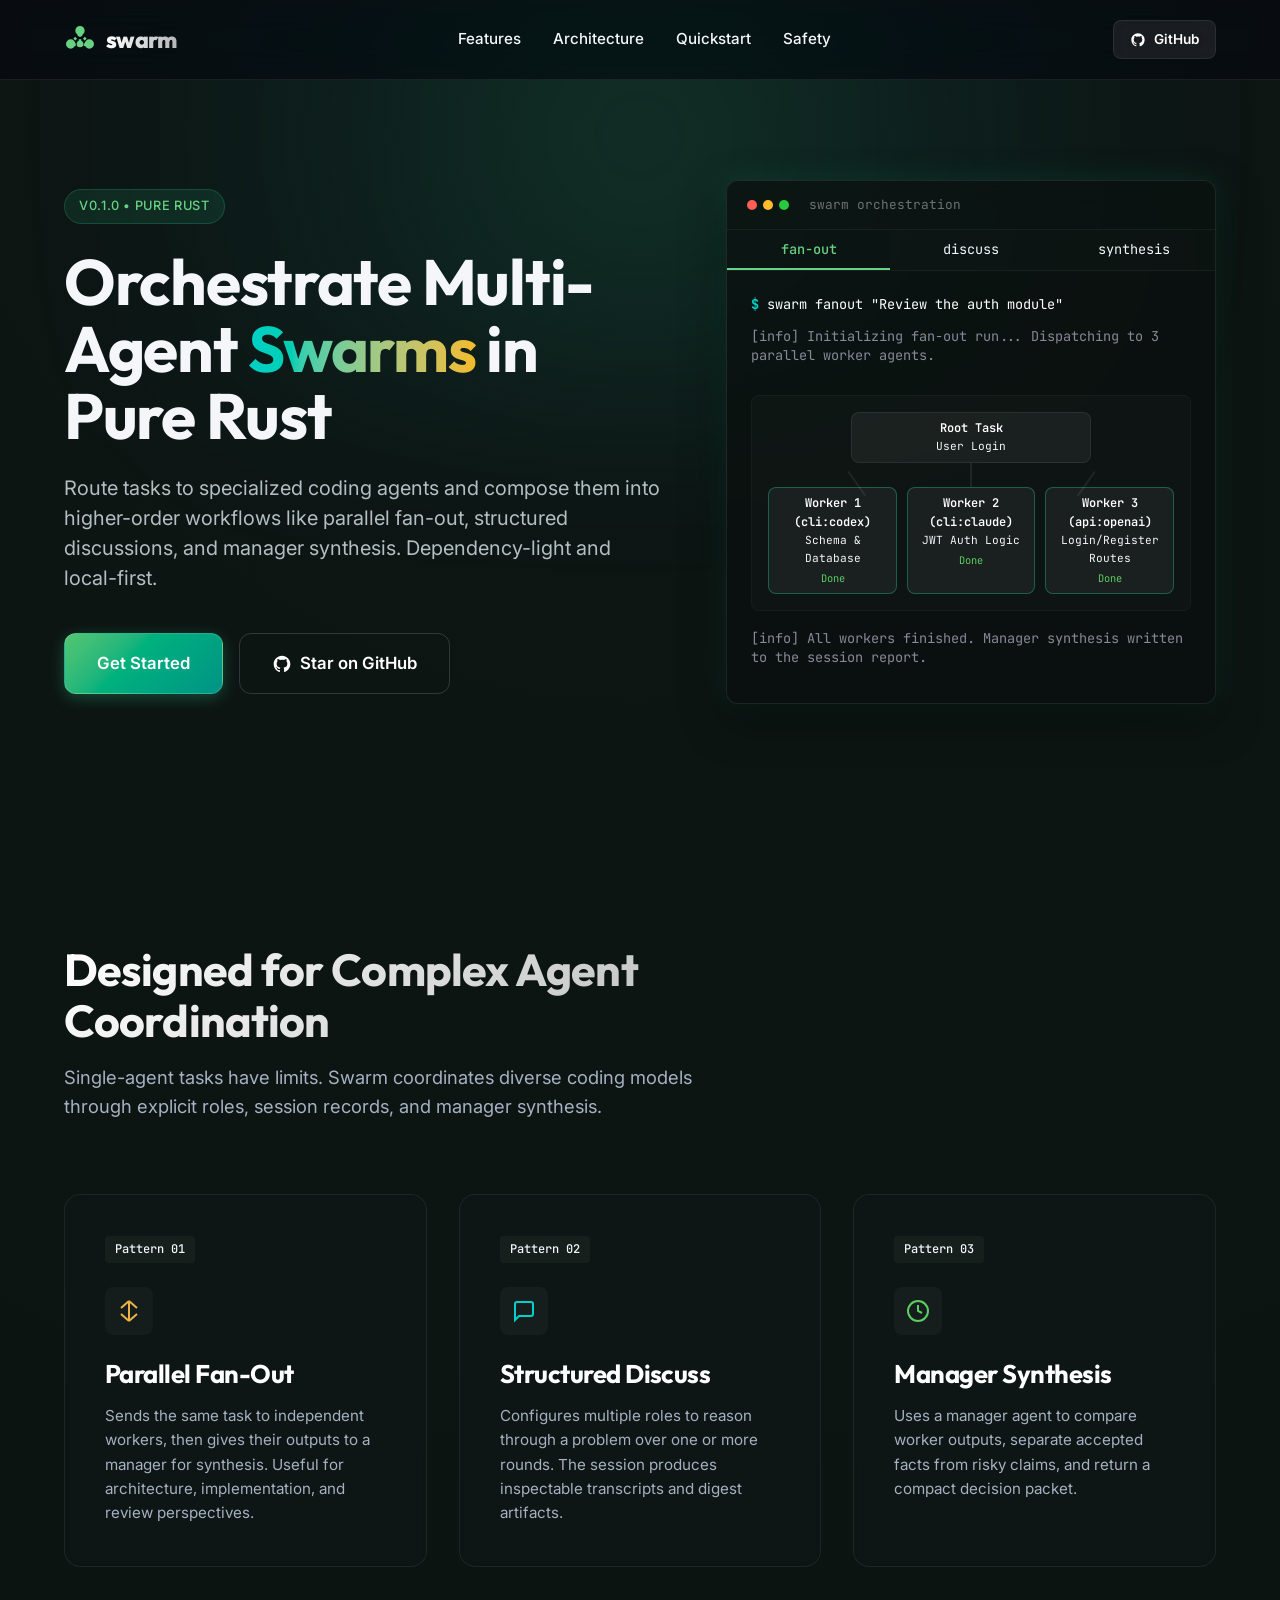
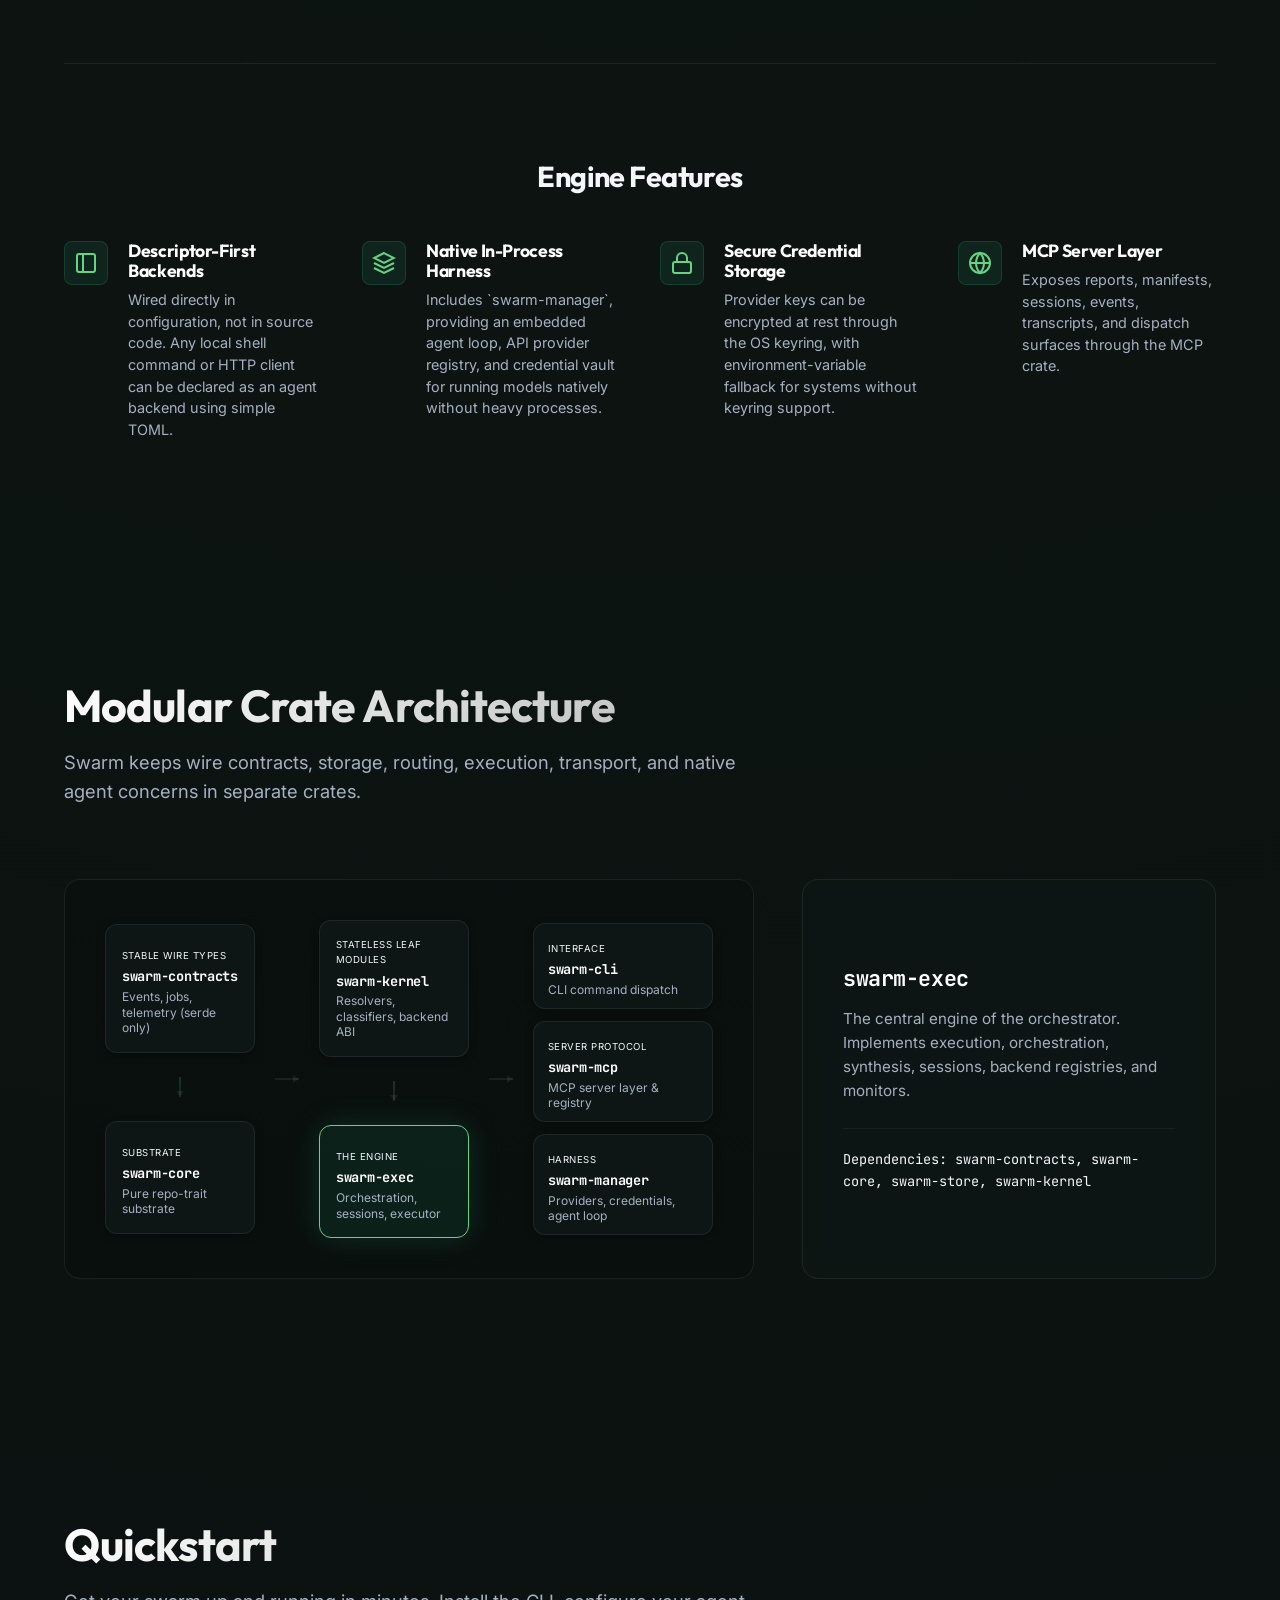
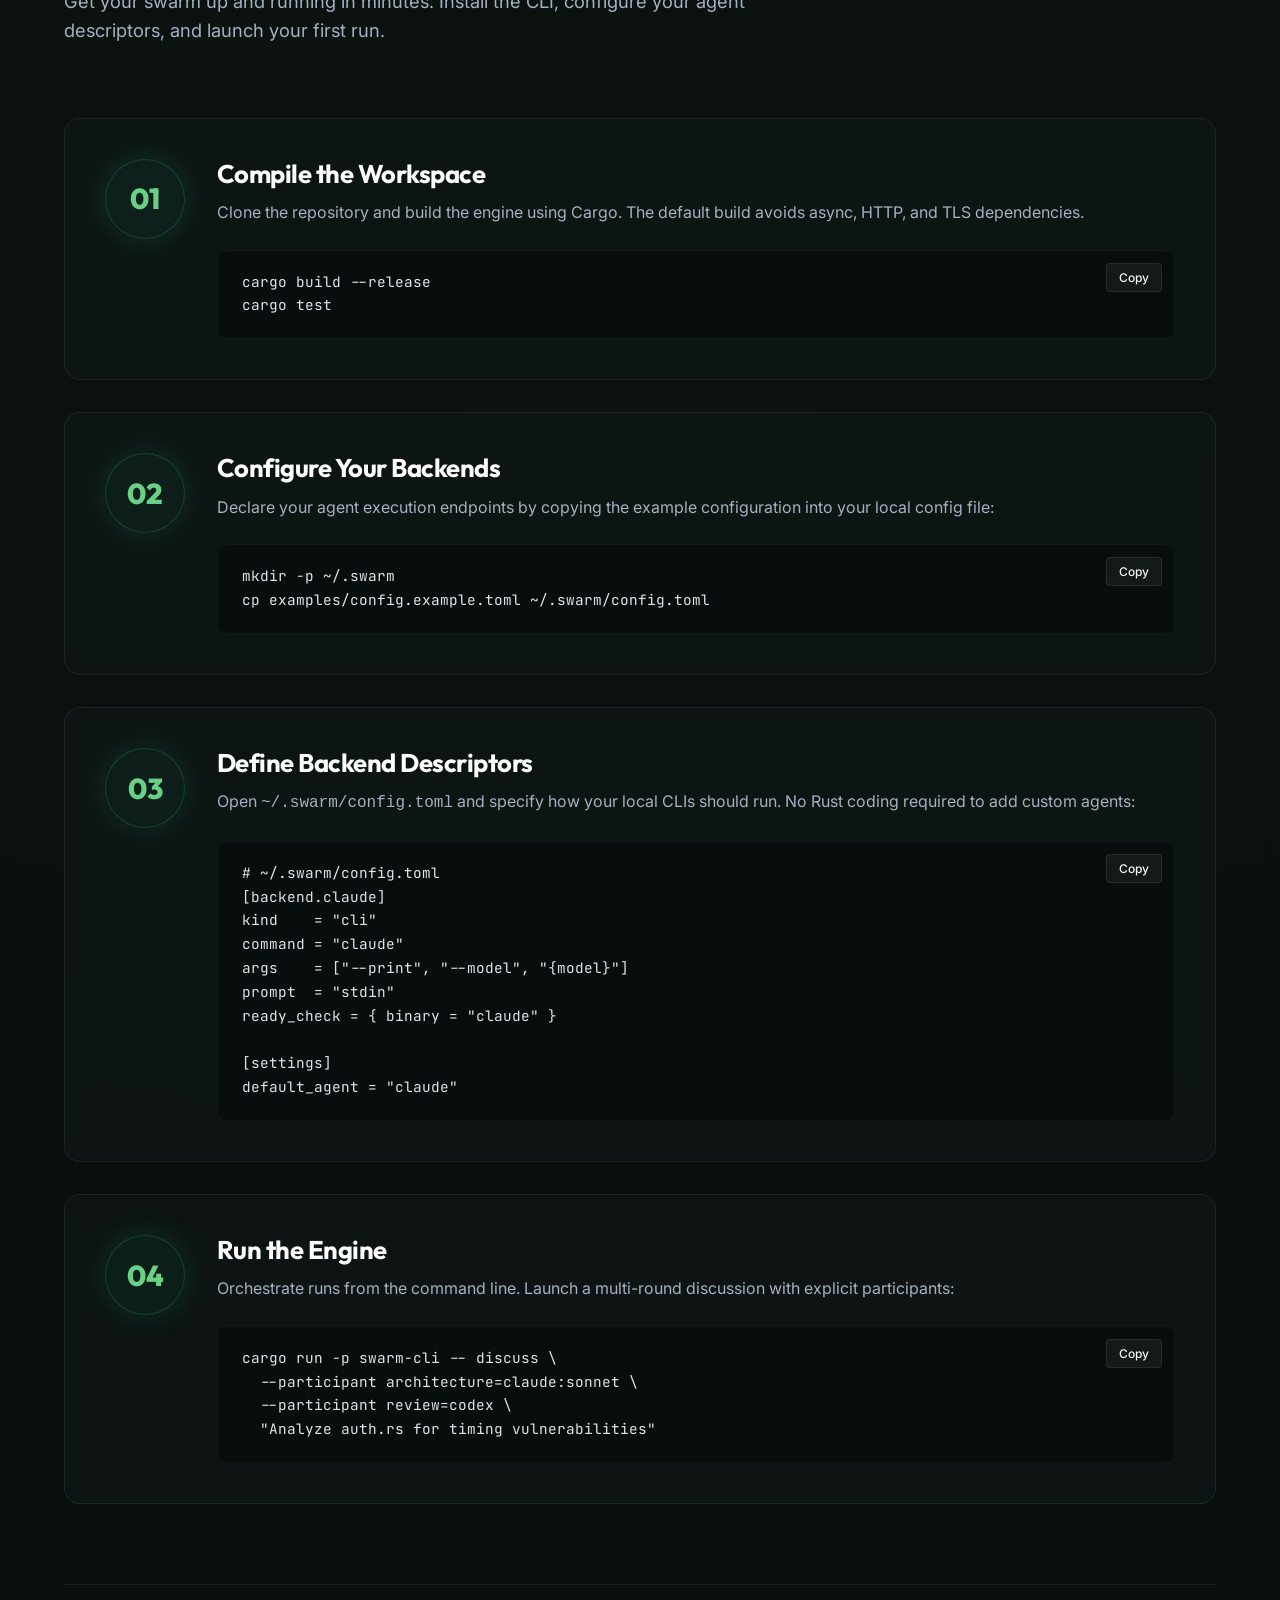
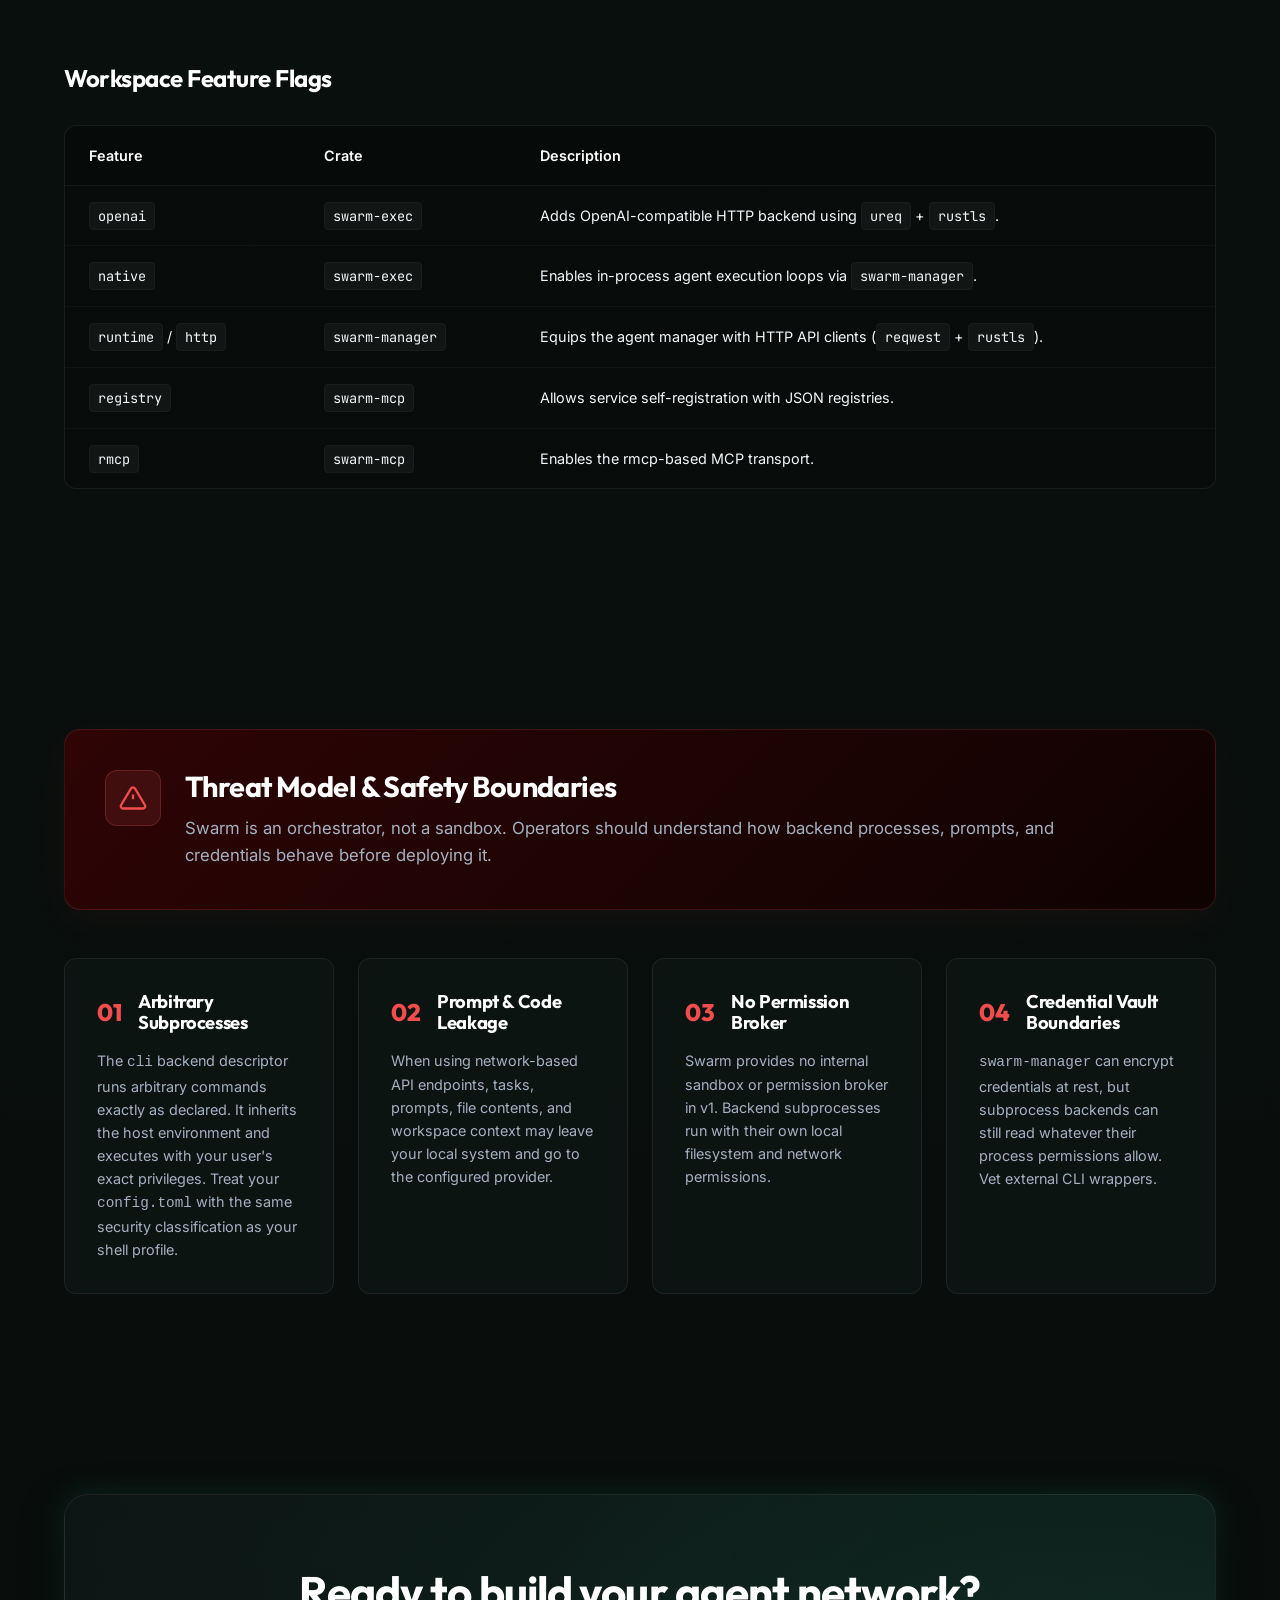
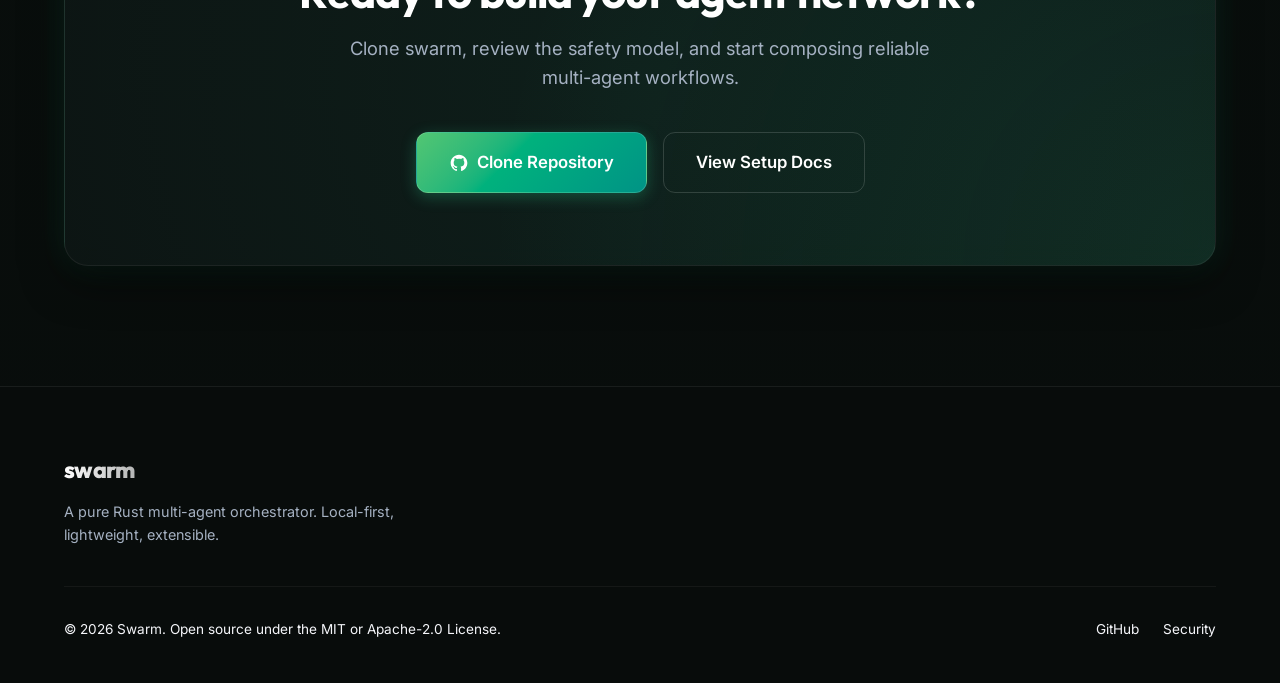
<file: site/index.html>
<!DOCTYPE html>
<html lang="en">
<head>
  <meta charset="UTF-8">
  <meta name="viewport" content="width=device-width, initial-scale=1.0">
  <meta name="description" content="swarm: A lightweight, multi-agent orchestrator in pure Rust. Route local CLIs, OpenAI-compatible endpoints, and native Rust providers through fan-out, discussion, and manager-synthesis workflows.">
  <title>swarm — Pure Rust Multi-Agent Orchestrator</title>
  <!-- Google Fonts -->
  <link rel="preconnect" href="https://fonts.googleapis.com">
  <link rel="preconnect" href="https://fonts.gstatic.com" crossorigin>
  <link href="https://fonts.googleapis.com/css2?family=Inter:wght@300;400;500;600;700&family=JetBrains+Mono:wght@400;500;600&family=Outfit:wght@400;600;700;800&display=swap" rel="stylesheet">
  <!-- Stylesheet -->
  <link rel="stylesheet" href="styles.css">
</head>
<body>

  <!-- Navigation Bar -->
  <header class="navbar" id="navbar">
    <div class="navbar-container">
      <a href="#" class="logo" id="nav-logo">
        <svg class="logo-svg" viewBox="0 0 24 24" width="32" height="32" fill="none" stroke="currentColor" stroke-width="2">
          <circle cx="12" cy="5" r="2.5" class="node node-top" fill="currentColor"></circle>
          <circle cx="5" cy="15" r="2.5" class="node node-left" fill="currentColor"></circle>
          <circle cx="19" cy="15" r="2.5" class="node node-right" fill="currentColor"></circle>
          <path d="M12 7.5L5.8 13.5M12 7.5L18.2 13.5M6.8 15.5H17.2M12 7.5V15" class="connection-line" stroke-dasharray="2 2"></path>
          <circle cx="12" cy="15" r="1.5" class="node node-center" fill="currentColor"></circle>
        </svg>
        <span class="logo-text">swarm</span>
      </a>
      <nav class="nav-links">
        <a href="#features" class="nav-link" id="link-features">Features</a>
        <a href="#architecture" class="nav-link" id="link-architecture">Architecture</a>
        <a href="#quickstart" class="nav-link" id="link-quickstart">Quickstart</a>
        <a href="#threat-model" class="nav-link" id="link-threat-model">Safety</a>
      </nav>
      <div class="nav-actions">
        <a href="https://github.com/adriancmurray/swarm" target="_blank" rel="noopener noreferrer" class="btn btn-secondary btn-sm" id="github-nav-btn">
          <svg class="btn-icon" viewBox="0 0 24 24" width="16" height="16" fill="currentColor">
            <path d="M12 2C6.477 2 2 6.477 2 12c0 4.42 2.865 8.167 6.839 9.49.5.092.682-.217.682-.482 0-.237-.008-.866-.013-1.7-2.782.603-3.369-1.34-3.369-1.34-.454-1.156-1.11-1.464-1.11-1.464-.908-.62.069-.608.069-.608 1.003.07 1.531 1.03 1.531 1.03.892 1.529 2.341 1.087 2.91.831.092-.646.35-1.086.636-1.336-2.22-.253-4.555-1.11-4.555-4.943 0-1.091.39-1.984 1.029-2.683-.103-.253-.446-1.27.098-2.647 0 0 .84-.269 2.75 1.025A9.564 9.564 0 0112 6.844c.85.004 1.705.115 2.504.337 1.909-1.294 2.747-1.025 2.747-1.025.546 1.377.203 2.394.1 2.647.64.699 1.028 1.592 1.028 2.683 0 3.842-2.339 4.687-4.566 4.935.359.309.678.919.678 1.852 0 1.336-.012 2.415-.012 2.743 0 .267.18.578.688.48C19.137 20.164 22 16.418 22 12c0-5.523-4.477-10-10-10z"/>
          </svg>
          GitHub
        </a>
      </div>
      <button class="mobile-menu-toggle" id="mobile-toggle" aria-label="Toggle navigation menu">
        <span></span>
        <span></span>
        <span></span>
      </button>
    </div>
  </header>

  <!-- Hero Section -->
  <section class="hero-section">
    <div class="hero-glow"></div>
    <div class="container hero-container">
      <div class="hero-text-content">
        <div class="pill-badge">v0.1.0 • Pure Rust</div>
        <h1 class="hero-title">
          Orchestrate Multi-Agent <span class="gradient-text">Swarms</span> in Pure Rust
        </h1>
        <p class="hero-subtitle">
          Route tasks to specialized coding agents and compose them into higher-order workflows like parallel fan-out, structured discussions, and manager synthesis. Dependency-light and local-first.
        </p>
        <div class="hero-buttons">
          <a href="#quickstart" class="btn btn-primary btn-lg" id="cta-get-started">Get Started</a>
          <a href="https://github.com/adriancmurray/swarm" target="_blank" rel="noopener noreferrer" class="btn btn-outline btn-lg" id="cta-github">
            <svg class="btn-icon" viewBox="0 0 24 24" width="20" height="20" fill="currentColor">
              <path d="M12 2C6.477 2 2 6.477 2 12c0 4.42 2.865 8.167 6.839 9.49.5.092.682-.217.682-.482 0-.237-.008-.866-.013-1.7-2.782.603-3.369-1.34-3.369-1.34-.454-1.156-1.11-1.464-1.11-1.464-.908-.62.069-.608.069-.608 1.003.07 1.531 1.03 1.531 1.03.892 1.529 2.341 1.087 2.91.831.092-.646.35-1.086.636-1.336-2.22-.253-4.555-1.11-4.555-4.943 0-1.091.39-1.984 1.029-2.683-.103-.253-.446-1.27.098-2.647 0 0 .84-.269 2.75 1.025A9.564 9.564 0 0112 6.844c.85.004 1.705.115 2.504.337 1.909-1.294 2.747-1.025 2.747-1.025.546 1.377.203 2.394.1 2.647.64.699 1.028 1.592 1.028 2.683 0 3.842-2.339 4.687-4.566 4.935.359.309.678.919.678 1.852 0 1.336-.012 2.415-.012 2.743 0 .267.18.578.688.48C19.137 20.164 22 16.418 22 12c0-5.523-4.477-10-10-10z"/>
            </svg>
            Star on GitHub
          </a>
        </div>
      </div>
      
      <!-- Interactive Terminal Playground -->
      <div class="hero-visual">
        <div class="terminal">
          <div class="terminal-header">
            <div class="terminal-dots">
              <span class="dot close"></span>
              <span class="dot minimize"></span>
              <span class="dot expand"></span>
            </div>
            <div class="terminal-title">swarm orchestration</div>
          </div>
          <div class="terminal-tabs">
            <button class="tab-btn active" data-tab="fanout" id="btn-tab-fanout">fan-out</button>
            <button class="tab-btn" data-tab="discuss" id="btn-tab-discuss">discuss</button>
            <button class="tab-btn" data-tab="synthesis" id="btn-tab-synthesis">synthesis</button>
          </div>
          <div class="terminal-content">
            
            <!-- Fan-Out Content -->
            <div class="tab-pane active" id="pane-fanout">
              <div class="console-line prompt-line">
                <span class="prompt-symbol">$</span> swarm fanout "Review the auth module"
              </div>
              <div class="console-line system-line">[info] Initializing fan-out run... Dispatching to 3 parallel worker agents.</div>
              
              <div class="flow-container">
                <div class="flow-node root-node">
                  <div class="node-label">Root Task</div>
                  <div class="node-sub">User Login</div>
                </div>
                <div class="flow-connectors">
                  <div class="line diagonal-up"></div>
                  <div class="line straight"></div>
                  <div class="line diagonal-down"></div>
                </div>
                <div class="flow-workers">
                  <div class="flow-node worker-node active-pulse">
                    <div class="node-label">Worker 1 (cli:codex)</div>
                    <div class="node-sub">Schema & Database</div>
                    <div class="node-status text-green">Done</div>
                  </div>
                  <div class="flow-node worker-node active-pulse" style="animation-delay: 0.5s;">
                    <div class="node-label">Worker 2 (cli:claude)</div>
                    <div class="node-sub">JWT Auth Logic</div>
                    <div class="node-status text-green">Done</div>
                  </div>
                  <div class="flow-node worker-node active-pulse" style="animation-delay: 1s;">
                    <div class="node-label">Worker 3 (api:openai)</div>
                    <div class="node-sub">Login/Register Routes</div>
                    <div class="node-status text-green">Done</div>
                  </div>
                </div>
              </div>

              <div class="console-line system-line text-green">[info] All workers finished. Manager synthesis written to the session report.</div>
            </div>

            <!-- Discuss Content -->
            <div class="tab-pane" id="pane-discuss">
              <div class="console-line prompt-line">
                <span class="prompt-symbol">$</span> swarm discuss "Review the session model"
              </div>
              <div class="console-line system-line">[info] Initializing debate between Security Auditor and Lead Architect.</div>
              
              <div class="chat-sim">
                <div class="chat-bubble left">
                  <span class="chat-sender text-cyan">Architect</span>
                  <p class="chat-text">"The design should separate authentication state, revocation, and audit events before implementation."</p>
                </div>
                <div class="chat-bubble right">
                  <span class="chat-sender text-purple">Security Auditor</span>
                  <p class="chat-text">"Good. Also call out which parts are runtime policy and which parts belong in storage contracts."</p>
                </div>
                <div class="chat-bubble left">
                  <span class="chat-sender text-cyan">Architect</span>
                  <p class="chat-text">"The storage contract stays small. The executor can route revocation checks through a configured backend."</p>
                </div>
                <div class="chat-bubble right">
                  <span class="chat-sender text-purple">Security Auditor</span>
                  <p class="chat-text">"That gives us a clean implementation plan and a concrete list of follow-up tests."</p>
                </div>
              </div>
              
              <div class="console-line system-line text-green">[info] Consensus reached after 2 rounds. Discussion recorded to sessions. Run complete.</div>
            </div>

            <!-- Synthesis Content -->
            <div class="tab-pane" id="pane-synthesis">
              <div class="console-line prompt-line">
                <span class="prompt-symbol">$</span> swarm metadirector "Plan the next verified slice"
              </div>
              <div class="console-line system-line">[info] Manager agent spawning implementation and review pipeline...</div>
              
              <div class="synthesis-steps">
                <div class="synth-step done">
                  <span class="step-icon">1</span>
                  <span class="step-title">Manager gathers source facts and accepted constraints</span>
                </div>
                <div class="synth-step done">
                  <span class="step-icon">2</span>
                  <span class="step-title">Workers return bounded architecture, implementation, and review notes</span>
                </div>
                <div class="synth-step review">
                  <span class="step-icon">3</span>
                  <span class="step-title">Manager rejects unsupported claims and keeps risky changes behind verification</span>
                </div>
                <div class="synth-step fix">
                  <span class="step-icon">4</span>
                  <span class="step-title">The next slice is scoped to files, commands, risks, and stop conditions</span>
                </div>
                <div class="synth-step final">
                  <span class="step-icon">5</span>
                  <span class="step-title">Session artifacts remain inspectable through CLI and MCP surfaces</span>
                </div>
              </div>
              <div class="console-line system-line text-green">[info] Manager packet ready. Run complete.</div>
            </div>

          </div>
        </div>
      </div>
    </div>
  </section>

  <!-- Core Patterns & Features Section -->
  <section class="section features-section" id="features">
    <div class="container">
      <div class="section-header">
        <h2 class="section-title">Designed for Complex Agent Coordination</h2>
        <p class="section-desc">
          Single-agent tasks have limits. Swarm coordinates diverse coding models through explicit roles, session records, and manager synthesis.
        </p>
      </div>

      <!-- Orchestration Patterns Grid -->
      <div class="patterns-grid">
        <div class="pattern-card">
          <div class="pattern-badge purple-glow">Pattern 01</div>
          <div class="pattern-icon-wrapper">
            <svg class="pattern-icon text-purple" viewBox="0 0 24 24" fill="none" stroke="currentColor" stroke-width="2">
              <path d="M12 2v20M12 2L4 9M12 2l8 7M12 22l-8-7M12 22l8-7"></path>
            </svg>
          </div>
          <h3>Parallel Fan-Out</h3>
          <p>
            Sends the same task to independent workers, then gives their outputs to a manager for synthesis. Useful for architecture, implementation, and review perspectives.
          </p>
        </div>

        <div class="pattern-card">
          <div class="pattern-badge cyan-glow">Pattern 02</div>
          <div class="pattern-icon-wrapper">
            <svg class="pattern-icon text-cyan" viewBox="0 0 24 24" fill="none" stroke="currentColor" stroke-width="2">
              <path d="M21 15a2 2 0 0 1-2 2H7l-4 4V5a2 2 0 0 1 2-2h14a2 2 0 0 1 2 2zM8 10h.01M12 10h.01M16 10h.01"></path>
            </svg>
          </div>
          <h3>Structured Discuss</h3>
          <p>
            Configures multiple roles to reason through a problem over one or more rounds. The session produces inspectable transcripts and digest artifacts.
          </p>
        </div>

        <div class="pattern-card">
          <div class="pattern-badge green-glow">Pattern 03</div>
          <div class="pattern-icon-wrapper">
            <svg class="pattern-icon text-green" viewBox="0 0 24 24" fill="none" stroke="currentColor" stroke-width="2">
              <circle cx="12" cy="12" r="10"></circle>
              <polyline points="12 6 12 12 16 14"></polyline>
            </svg>
          </div>
          <h3>Manager Synthesis</h3>
          <p>
            Uses a manager agent to compare worker outputs, separate accepted facts from risky claims, and return a compact decision packet.
          </p>
        </div>
      </div>

      <!-- Feature Highlights -->
      <div class="highlights-container">
        <h3 class="highlight-section-title">Engine Features</h3>
        <div class="highlights-grid">
          <div class="highlight-item">
            <div class="highlight-icon">
              <svg viewBox="0 0 24 24" fill="none" stroke="currentColor" stroke-width="2" width="24" height="24">
                <rect x="3" y="3" width="18" height="18" rx="2" ry="2"></rect>
                <line x1="9" y1="3" x2="9" y2="21"></line>
              </svg>
            </div>
            <div>
              <h4>Descriptor-First Backends</h4>
              <p>Wired directly in configuration, not in source code. Any local shell command or HTTP client can be declared as an agent backend using simple TOML.</p>
            </div>
          </div>

          <div class="highlight-item">
            <div class="highlight-icon">
              <svg viewBox="0 0 24 24" fill="none" stroke="currentColor" stroke-width="2" width="24" height="24">
                <polygon points="12 2 2 7 12 12 22 7 12 2"></polygon>
                <polyline points="2 17 12 22 22 17"></polyline>
                <polyline points="2 12 12 17 22 12"></polyline>
              </svg>
            </div>
            <div>
              <h4>Native In-Process Harness</h4>
              <p>Includes `swarm-manager`, providing an embedded agent loop, API provider registry, and credential vault for running models natively without heavy processes.</p>
            </div>
          </div>

          <div class="highlight-item">
            <div class="highlight-icon">
              <svg viewBox="0 0 24 24" fill="none" stroke="currentColor" stroke-width="2" width="24" height="24">
                <rect x="3" y="11" width="18" height="11" rx="2" ry="2"></rect>
                <path d="M7 11V7a5 5 0 0 1 10 0v4"></path>
              </svg>
            </div>
            <div>
              <h4>Secure Credential Storage</h4>
              <p>Provider keys can be encrypted at rest through the OS keyring, with environment-variable fallback for systems without keyring support.</p>
            </div>
          </div>

          <div class="highlight-item">
            <div class="highlight-icon">
              <svg viewBox="0 0 24 24" fill="none" stroke="currentColor" stroke-width="2" width="24" height="24">
                <circle cx="12" cy="12" r="10"></circle>
                <line x1="2" y1="12" x2="22" y2="12"></line>
                <path d="M12 2a15.3 15.3 0 0 1 4 10 15.3 15.3 0 0 1-4 10 15.3 15.3 0 0 1-4-10 15.3 15.3 0 0 1 4-10z"></path>
              </svg>
            </div>
            <div>
              <h4>MCP Server Layer</h4>
              <p>Exposes reports, manifests, sessions, events, transcripts, and dispatch surfaces through the MCP crate.</p>
            </div>
          </div>
        </div>
      </div>

    </div>
  </section>

  <!-- Architecture Section -->
  <section class="section arch-section" id="architecture">
    <div class="container">
      <div class="section-header">
        <h2 class="section-title">Modular Crate Architecture</h2>
        <p class="section-desc">
          Swarm keeps wire contracts, storage, routing, execution, transport, and native agent concerns in separate crates.
        </p>
      </div>

      <div class="arch-layout">
        <!-- Visual Interactive Crate Diagram -->
        <div class="arch-visual">
          <div class="crate-diagram">
            <div class="diagram-column">
              <div class="crate-node contract" data-crate="contracts">
                <span class="crate-tag">Stable Wire Types</span>
                <h4>swarm-contracts</h4>
                <p>Events, jobs, telemetry (serde only)</p>
              </div>
              <div class="arrow-down"></div>
              <div class="crate-node core" data-crate="core">
                <span class="crate-tag">Substrate</span>
                <h4>swarm-core</h4>
                <p>Pure repo-trait substrate</p>
              </div>
            </div>

            <div class="arrow-right-large"></div>

            <div class="diagram-column">
              <div class="crate-node kernel" data-crate="kernel">
                <span class="crate-tag">Stateless leaf modules</span>
                <h4>swarm-kernel</h4>
                <p>Resolvers, classifiers, backend ABI</p>
              </div>
              <div class="arrow-down"></div>
              <div class="crate-node exec" data-crate="exec">
                <span class="crate-tag">The Engine</span>
                <h4>swarm-exec</h4>
                <p>Orchestration, sessions, executor</p>
              </div>
            </div>

            <div class="arrow-right-large"></div>

            <div class="diagram-column row-split">
              <div class="split-target">
                <div class="crate-node cli" data-crate="cli">
                  <span class="crate-tag">Interface</span>
                  <h4>swarm-cli</h4>
                  <p>CLI command dispatch</p>
                </div>
                <div class="crate-node mcp" data-crate="mcp">
                  <span class="crate-tag">Server Protocol</span>
                  <h4>swarm-mcp</h4>
                  <p>MCP server layer & registry</p>
                </div>
                <div class="crate-node manager" data-crate="manager">
                  <span class="crate-tag">Harness</span>
                  <h4>swarm-manager</h4>
                  <p>Providers, credentials, agent loop</p>
                </div>
              </div>
            </div>
          </div>
        </div>

        <!-- Details Panel -->
        <div class="arch-details" id="crate-details-panel">
          <h3 id="details-crate-title">Hover a crate to inspect</h3>
          <p id="details-crate-desc" class="muted-text">
            Swarm splits operations into 9 distinct workspace crates. The default build is dependency-light: no async runtime, no HTTP, and no TLS by default. Select any crate node in the diagram to inspect its exact role in the system.
          </p>
          <div id="details-crate-meta" class="crate-meta-info hidden">
            <span class="meta-label">Dependencies:</span> <span id="details-crate-deps">...</span>
          </div>
        </div>
      </div>
    </div>
  </section>

  <!-- Quickstart / Get Started Section -->
  <section class="section quickstart-section" id="quickstart">
    <div class="container">
      <div class="section-header">
        <h2 class="section-title">Quickstart</h2>
        <p class="section-desc">
          Get your swarm up and running in minutes. Install the CLI, configure your agent descriptors, and launch your first run.
        </p>
      </div>

      <div class="steps-wrapper">
        <!-- Step 1 -->
        <div class="step-card">
          <div class="step-badge">01</div>
          <div class="step-content">
            <h3>Compile the Workspace</h3>
            <p>Clone the repository and build the engine using Cargo. The default build avoids async, HTTP, and TLS dependencies.</p>
            <div class="code-block-wrapper">
              <pre><code class="language-bash">cargo build --release
cargo test</code></pre>
              <button class="copy-button" data-copy="cargo build --release && cargo test" id="copy-btn-1" aria-label="Copy code block">Copy</button>
            </div>
          </div>
        </div>

        <!-- Step 2 -->
        <div class="step-card">
          <div class="step-badge">02</div>
          <div class="step-content">
            <h3>Configure Your Backends</h3>
            <p>Declare your agent execution endpoints by copying the example configuration into your local config file:</p>
            <div class="code-block-wrapper">
              <pre><code class="language-bash">mkdir -p ~/.swarm
cp examples/config.example.toml ~/.swarm/config.toml</code></pre>
              <button class="copy-button" data-copy="mkdir -p ~/.swarm && cp examples/config.example.toml ~/.swarm/config.toml" id="copy-btn-2" aria-label="Copy code block">Copy</button>
            </div>
          </div>
        </div>

        <!-- Step 3 -->
        <div class="step-card">
          <div class="step-badge">03</div>
          <div class="step-content">
            <h3>Define Backend Descriptors</h3>
            <p>Open <code>~/.swarm/config.toml</code> and specify how your local CLIs should run. No Rust coding required to add custom agents:</p>
            <div class="code-block-wrapper">
              <pre><code class="language-toml"># ~/.swarm/config.toml
[backend.claude]
kind    = "cli"
command = "claude"
args    = ["--print", "--model", "{model}"]
prompt  = "stdin"
ready_check = { binary = "claude" }

[settings]
default_agent = "claude"</code></pre>
              <button class="copy-button" data-copy="# ~/.swarm/config.toml
[backend.claude]
kind    = &quot;cli&quot;
command = &quot;claude&quot;
args    = [&quot;--print&quot;, &quot;--model&quot;, &quot;{model}&quot;]
prompt  = &quot;stdin&quot;
ready_check = { binary = &quot;claude&quot; }

[settings]
default_agent = &quot;claude&quot;" id="copy-btn-3" aria-label="Copy code block">Copy</button>
            </div>
          </div>
        </div>

        <!-- Step 4 -->
        <div class="step-card">
          <div class="step-badge">04</div>
          <div class="step-content">
            <h3>Run the Engine</h3>
            <p>Orchestrate runs from the command line. Launch a multi-round discussion with explicit participants:</p>
            <div class="code-block-wrapper">
              <pre><code class="language-bash">cargo run -p swarm-cli -- discuss \
  --participant architecture=claude:sonnet \
  --participant review=codex \
  "Analyze auth.rs for timing vulnerabilities"</code></pre>
              <button class="copy-button" data-copy="cargo run -p swarm-cli -- discuss --participant architecture=claude:sonnet --participant review=codex &quot;Analyze auth.rs for timing vulnerabilities&quot;" id="copy-btn-4" aria-label="Copy code block">Copy</button>
            </div>
          </div>
        </div>
      </div>

      <!-- Feature Flags Sub-section -->
      <div class="flags-container">
        <h3>Workspace Feature Flags</h3>
        <div class="flags-table-wrapper">
          <table class="flags-table">
            <thead>
              <tr>
                <th>Feature</th>
                <th>Crate</th>
                <th>Description</th>
              </tr>
            </thead>
            <tbody>
              <tr>
                <td><code>openai</code></td>
                <td><code>swarm-exec</code></td>
                <td>Adds OpenAI-compatible HTTP backend using <code>ureq</code> + <code>rustls</code>.</td>
              </tr>
              <tr>
                <td><code>native</code></td>
                <td><code>swarm-exec</code></td>
                <td>Enables in-process agent execution loops via <code>swarm-manager</code>.</td>
              </tr>
              <tr>
                <td><code>runtime</code> / <code>http</code></td>
                <td><code>swarm-manager</code></td>
                <td>Equips the agent manager with HTTP API clients (<code>reqwest</code> + <code>rustls</code>).</td>
              </tr>
              <tr>
                <td><code>registry</code></td>
                <td><code>swarm-mcp</code></td>
                <td>Allows service self-registration with JSON registries.</td>
              </tr>
              <tr>
                <td><code>rmcp</code></td>
                <td><code>swarm-mcp</code></td>
                <td>Enables the rmcp-based MCP transport.</td>
              </tr>
            </tbody>
          </table>
        </div>
      </div>
    </div>
  </section>

  <!-- Threat Model & Safety Section -->
  <section class="section safety-section" id="threat-model">
    <div class="container">
      <div class="warning-banner">
        <div class="warning-icon-bg">
          <svg class="warning-large-icon" viewBox="0 0 24 24" fill="none" stroke="currentColor" stroke-width="2">
            <path d="M10.29 3.86L1.82 18a2 2 0 0 0 1.71 3h16.94a2 2 0 0 0 1.71-3L13.71 3.86a2 2 0 0 0-3.42 0z"></path>
            <line x1="12" y1="9" x2="12" y2="13"></line>
            <line x1="12" y1="17" x2="12.01" y2="17"></line>
          </svg>
        </div>
        <div class="warning-text">
          <h2 class="warning-heading">Threat Model & Safety Boundaries</h2>
          <p class="warning-sub">
            Swarm is an orchestrator, not a sandbox. Operators should understand how backend processes, prompts, and credentials behave before deploying it.
          </p>
        </div>
      </div>

      <div class="safety-grid">
        <div class="safety-card">
          <div class="safety-header">
            <span class="safety-num text-red">01</span>
            <h3>Arbitrary Subprocesses</h3>
          </div>
          <p>
            The <code>cli</code> backend descriptor runs arbitrary commands exactly as declared. It inherits the host environment and executes with your user's exact privileges. Treat your <code>config.toml</code> with the same security classification as your shell profile.
          </p>
        </div>

        <div class="safety-card">
          <div class="safety-header">
            <span class="safety-num text-red">02</span>
            <h3>Prompt & Code Leakage</h3>
          </div>
          <p>
            When using network-based API endpoints, tasks, prompts, file contents, and workspace context may leave your local system and go to the configured provider.
          </p>
        </div>

        <div class="safety-card">
          <div class="safety-header">
            <span class="safety-num text-red">03</span>
            <h3>No Permission Broker</h3>
          </div>
          <p>
            Swarm provides no internal sandbox or permission broker in v1. Backend subprocesses run with their own local filesystem and network permissions.
          </p>
        </div>

        <div class="safety-card">
          <div class="safety-header">
            <span class="safety-num text-red">04</span>
            <h3>Credential Vault Boundaries</h3>
          </div>
          <p>
            <code>swarm-manager</code> can encrypt credentials at rest, but subprocess backends can still read whatever their process permissions allow. Vet external CLI wrappers.
          </p>
        </div>
      </div>
    </div>
  </section>

  <!-- CTA Section -->
  <section class="section cta-action-section">
    <div class="container cta-container">
      <div class="cta-card">
        <h2 class="cta-title">Ready to build your agent network?</h2>
        <p class="cta-subtitle">
          Clone swarm, review the safety model, and start composing reliable multi-agent workflows.
        </p>
        <div class="cta-buttons">
          <a href="https://github.com/adriancmurray/swarm" target="_blank" rel="noopener noreferrer" class="btn btn-primary btn-lg" id="bottom-github-cta">
            <svg class="btn-icon" viewBox="0 0 24 24" width="20" height="20" fill="currentColor">
              <path d="M12 2C6.477 2 2 6.477 2 12c0 4.42 2.865 8.167 6.839 9.49.5.092.682-.217.682-.482 0-.237-.008-.866-.013-1.7-2.782.603-3.369-1.34-3.369-1.34-.454-1.156-1.11-1.464-1.11-1.464-.908-.62.069-.608.069-.608 1.003.07 1.531 1.03 1.531 1.03.892 1.529 2.341 1.087 2.91.831.092-.646.35-1.086.636-1.336-2.22-.253-4.555-1.11-4.555-4.943 0-1.091.39-1.984 1.029-2.683-.103-.253-.446-1.27.098-2.647 0 0 .84-.269 2.75 1.025A9.564 9.564 0 0112 6.844c.85.004 1.705.115 2.504.337 1.909-1.294 2.747-1.025 2.747-1.025.546 1.377.203 2.394.1 2.647.64.699 1.028 1.592 1.028 2.683 0 3.842-2.339 4.687-4.566 4.935.359.309.678.919.678 1.852 0 1.336-.012 2.415-.012 2.743 0 .267.18.578.688.48C19.137 20.164 22 16.418 22 12c0-5.523-4.477-10-10-10z"/>
            </svg>
            Clone Repository
          </a>
          <a href="#quickstart" class="btn btn-outline btn-lg" id="bottom-quickstart-cta">View Setup Docs</a>
        </div>
      </div>
    </div>
  </section>

  <!-- Footer -->
  <footer class="footer">
    <div class="container footer-container">
      <div class="footer-info">
        <div class="logo">
          <span class="logo-text">swarm</span>
        </div>
        <p class="footer-desc">A pure Rust multi-agent orchestrator. Local-first, lightweight, extensible.</p>
      </div>
      <div class="footer-bottom">
        <p class="copyright">© 2026 Swarm. Open source under the MIT or Apache-2.0 License.</p>
        <div class="footer-links">
          <a href="https://github.com/adriancmurray/swarm" target="_blank" rel="noopener noreferrer">GitHub</a>
          <a href="#threat-model">Security</a>
        </div>
      </div>
    </div>
  </footer>

  <!-- Javascript -->
  <script src="script.js"></script>
</body>
</html>
</file>
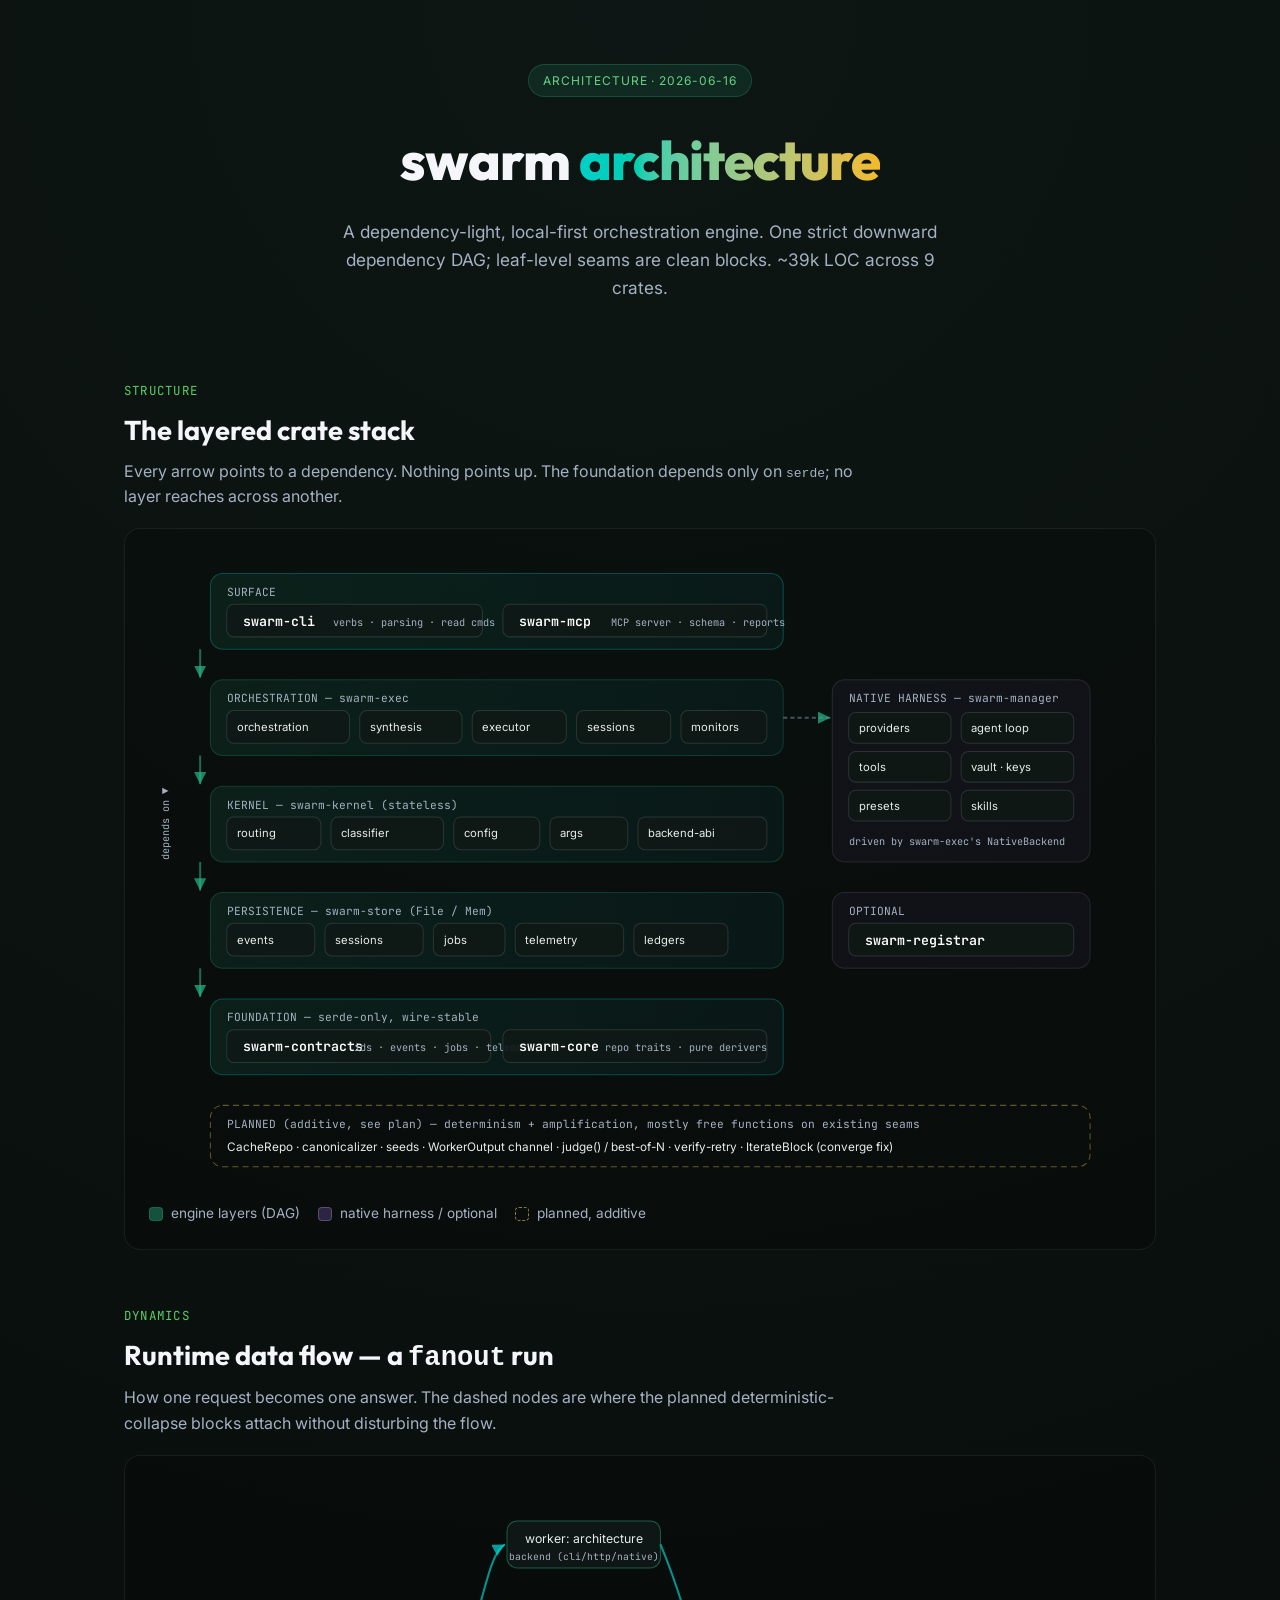
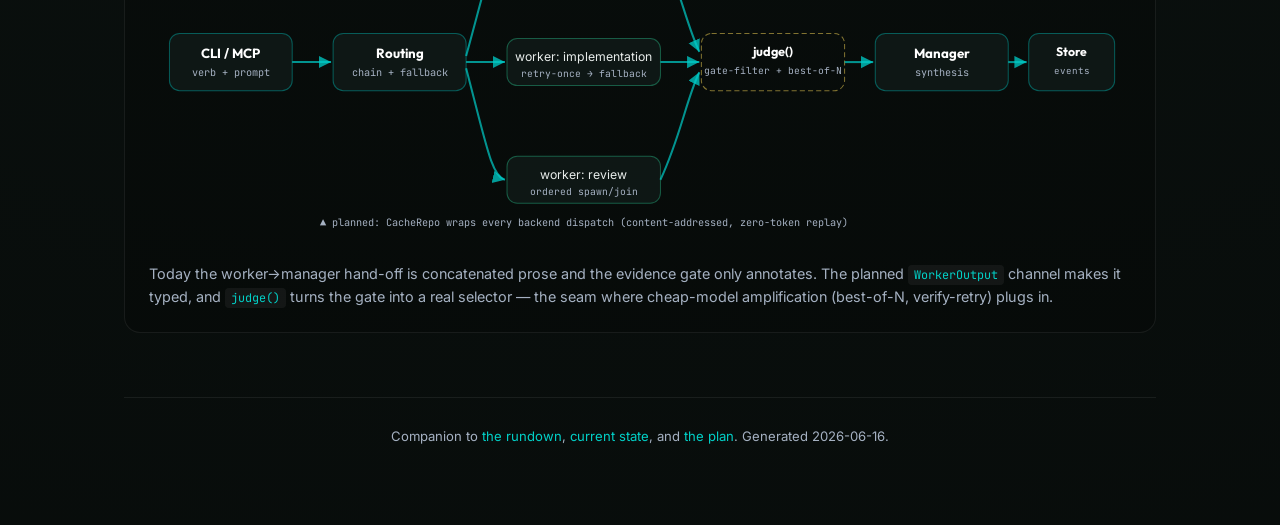
<file: docs/architecture.html>
<!DOCTYPE html>
<html lang="en">
<head>
  <meta charset="UTF-8">
  <meta name="viewport" content="width=device-width, initial-scale=1.0">
  <meta name="description" content="swarm — architecture: the layered crate stack, runtime data flow, and where the determinism + amplification blocks attach.">
  <title>swarm — Architecture</title>
  <link rel="preconnect" href="https://fonts.googleapis.com">
  <link rel="preconnect" href="https://fonts.gstatic.com" crossorigin>
  <link href="https://fonts.googleapis.com/css2?family=Inter:wght@300;400;500;600;700&family=JetBrains+Mono:wght@400;500;600&family=Outfit:wght@400;600;700;800&display=swap" rel="stylesheet">
  <style>
    *,*::before,*::after{box-sizing:border-box;margin:0;padding:0}
    :root{
      --bg-darker:hsl(160,22%,4%);--bg-dark:hsl(165,24%,7%);
      --bg-card:rgba(15,24,22,0.7);--border-muted:rgba(255,255,255,0.07);
      --border-glow:rgba(40,184,135,0.24);
      --green:oklch(0.76 0.18 145);--cyan:oklch(0.75 0.18 190);--yellow:oklch(0.82 0.16 85);--red:oklch(0.65 0.2 25);
      --font-sans:'Inter',system-ui,sans-serif;--font-display:'Outfit',var(--font-sans);--font-mono:'JetBrains Mono',monospace;
      --text-muted:#a5b1c2;
    }
    html{background:var(--bg-darker);color:#f5f6fa;font-family:var(--font-sans);line-height:1.6;-webkit-font-smoothing:antialiased}
    body{background:radial-gradient(circle at 50% 0%,var(--bg-dark) 0%,var(--bg-darker) 100%);min-height:100vh;padding:0 0 80px}
    .container{max-width:1080px;margin:0 auto;padding:0 24px}
    header.top{padding:64px 0 24px;text-align:center}
    .pill{display:inline-block;padding:6px 14px;border-radius:999px;font-size:0.75rem;letter-spacing:0.08em;text-transform:uppercase;background:rgba(40,184,135,0.12);border:1px solid var(--border-glow);color:oklch(0.78 0.15 150);margin-bottom:20px}
    h1{font-family:var(--font-display);font-weight:800;font-size:clamp(2.2rem,5vw,3.4rem);letter-spacing:-0.02em;margin-bottom:14px}
    h1 .g{background:linear-gradient(90deg,var(--cyan),var(--yellow));-webkit-background-clip:text;background-clip:text;-webkit-text-fill-color:transparent}
    header.top p{color:var(--text-muted);max-width:640px;margin:0 auto;font-size:1.08rem}
    section{margin-top:56px}
    .sec-head{margin-bottom:18px}
    .kicker{font-family:var(--font-mono);font-size:0.78rem;letter-spacing:0.1em;text-transform:uppercase;color:var(--green);margin-bottom:8px}
    .sec-head h2{font-family:var(--font-display);font-weight:700;font-size:1.7rem}
    .sec-head p{color:var(--text-muted);margin-top:6px;max-width:760px}
    .figure{background:rgba(0,0,0,0.18);border:1px solid var(--border-muted);border-radius:16px;padding:24px;overflow-x:auto}
    svg{display:block;width:100%;height:auto;min-width:680px}
    .legend{display:flex;flex-wrap:wrap;gap:18px;margin-top:16px;font-size:0.85rem;color:var(--text-muted)}
    .legend span{display:inline-flex;align-items:center;gap:8px}
    .sw{width:14px;height:14px;border-radius:4px;display:inline-block}
    .note{margin-top:14px;font-size:0.9rem;color:var(--text-muted)}
    .note code{font-family:var(--font-mono);font-size:0.82em;background:rgba(255,255,255,0.05);padding:2px 6px;border-radius:4px;color:var(--cyan)}
    footer{margin-top:64px;text-align:center;color:var(--text-muted);font-size:0.82rem;border-top:1px solid var(--border-muted);padding-top:28px}
    a{color:var(--cyan);text-decoration:none}
    /* SVG shared text */
    .t{font-family:var(--font-sans);fill:#e7ecea}
    .tb{font-family:var(--font-display);font-weight:700;fill:#fff}
    .tm{font-family:var(--font-mono);fill:var(--text-muted)}
    .crate{font-family:var(--font-mono);font-weight:600;fill:#fff}
  </style>
</head>
<body>
  <div class="container">
    <header class="top">
      <div class="pill">Architecture · 2026-06-16</div>
      <h1>swarm <span class="g">architecture</span></h1>
      <p>A dependency-light, local-first orchestration engine. One strict downward dependency DAG; leaf-level seams are clean blocks. ~39k LOC across 9 crates.</p>
    </header>

    <!-- FIGURE 1: Layered crate stack -->
    <section>
      <div class="sec-head">
        <div class="kicker">Structure</div>
        <h2>The layered crate stack</h2>
        <p>Every arrow points to a dependency. Nothing points up. The foundation depends only on <code>serde</code>; no layer reaches across another.</p>
      </div>
      <div class="figure">
        <svg viewBox="0 0 960 620" xmlns="http://www.w3.org/2000/svg" role="img" aria-label="swarm crate dependency stack">
          <defs>
            <marker id="arr" markerWidth="9" markerHeight="9" refX="6" refY="3" orient="auto" markerUnits="strokeWidth">
              <path d="M0,0 L6,3 L0,6 Z" fill="rgba(40,184,135,0.7)"/>
            </marker>
            <linearGradient id="band" x1="0" y1="0" x2="1" y2="0">
              <stop offset="0%" stop-color="rgba(40,184,135,0.10)"/>
              <stop offset="100%" stop-color="rgba(0,206,201,0.05)"/>
            </linearGradient>
          </defs>

          <!-- main stack column x: 60..620 -->
          <!-- Layer: Surface -->
          <g>
            <rect x="60" y="20" width="560" height="74" rx="12" fill="url(#band)" stroke="rgba(0,206,201,0.3)"/>
            <text class="tm" x="76" y="42" font-size="11">SURFACE</text>
            <rect x="76" y="50" width="250" height="32" rx="7" fill="rgba(15,24,22,0.9)" stroke="rgba(255,255,255,0.12)"/>
            <text class="crate" x="92" y="71" font-size="13">swarm-cli</text>
            <text class="tm" x="180" y="71" font-size="10">verbs · parsing · read cmds</text>
            <rect x="346" y="50" width="258" height="32" rx="7" fill="rgba(15,24,22,0.9)" stroke="rgba(255,255,255,0.12)"/>
            <text class="crate" x="362" y="71" font-size="13">swarm-mcp</text>
            <text class="tm" x="452" y="71" font-size="10">MCP server · schema · reports</text>
          </g>

          <!-- Layer: Orchestration -->
          <g>
            <rect x="60" y="124" width="560" height="74" rx="12" fill="url(#band)" stroke="var(--border-glow)"/>
            <text class="tm" x="76" y="146" font-size="11">ORCHESTRATION — swarm-exec</text>
            <rect x="76" y="154" width="120" height="32" rx="7" fill="rgba(15,24,22,0.9)" stroke="rgba(255,255,255,0.12)"/>
            <text class="t" x="86" y="174" font-size="11">orchestration</text>
            <rect x="206" y="154" width="100" height="32" rx="7" fill="rgba(15,24,22,0.9)" stroke="rgba(255,255,255,0.12)"/>
            <text class="t" x="216" y="174" font-size="11">synthesis</text>
            <rect x="316" y="154" width="92" height="32" rx="7" fill="rgba(15,24,22,0.9)" stroke="rgba(255,255,255,0.12)"/>
            <text class="t" x="326" y="174" font-size="11">executor</text>
            <rect x="418" y="154" width="92" height="32" rx="7" fill="rgba(15,24,22,0.9)" stroke="rgba(255,255,255,0.12)"/>
            <text class="t" x="428" y="174" font-size="11">sessions</text>
            <rect x="520" y="154" width="84" height="32" rx="7" fill="rgba(15,24,22,0.9)" stroke="rgba(255,255,255,0.12)"/>
            <text class="t" x="530" y="174" font-size="11">monitors</text>
          </g>

          <!-- Layer: Kernel -->
          <g>
            <rect x="60" y="228" width="560" height="74" rx="12" fill="url(#band)" stroke="var(--border-glow)"/>
            <text class="tm" x="76" y="250" font-size="11">KERNEL — swarm-kernel (stateless)</text>
            <rect x="76" y="258" width="92" height="32" rx="7" fill="rgba(15,24,22,0.9)" stroke="rgba(255,255,255,0.12)"/>
            <text class="t" x="86" y="278" font-size="11">routing</text>
            <rect x="178" y="258" width="110" height="32" rx="7" fill="rgba(15,24,22,0.9)" stroke="rgba(255,255,255,0.12)"/>
            <text class="t" x="188" y="278" font-size="11">classifier</text>
            <rect x="298" y="258" width="84" height="32" rx="7" fill="rgba(15,24,22,0.9)" stroke="rgba(255,255,255,0.12)"/>
            <text class="t" x="308" y="278" font-size="11">config</text>
            <rect x="392" y="258" width="76" height="32" rx="7" fill="rgba(15,24,22,0.9)" stroke="rgba(255,255,255,0.12)"/>
            <text class="t" x="402" y="278" font-size="11">args</text>
            <rect x="478" y="258" width="126" height="32" rx="7" fill="rgba(15,24,22,0.9)" stroke="rgba(255,255,255,0.12)"/>
            <text class="t" x="488" y="278" font-size="11">backend-abi</text>
          </g>

          <!-- Layer: Store -->
          <g>
            <rect x="60" y="332" width="560" height="74" rx="12" fill="url(#band)" stroke="var(--border-glow)"/>
            <text class="tm" x="76" y="354" font-size="11">PERSISTENCE — swarm-store (File / Mem)</text>
            <rect x="76" y="362" width="86" height="32" rx="7" fill="rgba(15,24,22,0.9)" stroke="rgba(255,255,255,0.12)"/>
            <text class="t" x="86" y="382" font-size="11">events</text>
            <rect x="172" y="362" width="96" height="32" rx="7" fill="rgba(15,24,22,0.9)" stroke="rgba(255,255,255,0.12)"/>
            <text class="t" x="182" y="382" font-size="11">sessions</text>
            <rect x="278" y="362" width="70" height="32" rx="7" fill="rgba(15,24,22,0.9)" stroke="rgba(255,255,255,0.12)"/>
            <text class="t" x="288" y="382" font-size="11">jobs</text>
            <rect x="358" y="362" width="106" height="32" rx="7" fill="rgba(15,24,22,0.9)" stroke="rgba(255,255,255,0.12)"/>
            <text class="t" x="368" y="382" font-size="11">telemetry</text>
            <rect x="474" y="362" width="92" height="32" rx="7" fill="rgba(15,24,22,0.9)" stroke="rgba(255,255,255,0.12)"/>
            <text class="t" x="484" y="382" font-size="11">ledgers</text>
          </g>

          <!-- Layer: Foundation -->
          <g>
            <rect x="60" y="436" width="560" height="74" rx="12" fill="url(#band)" stroke="rgba(0,206,201,0.3)"/>
            <text class="tm" x="76" y="458" font-size="11">FOUNDATION — serde-only, wire-stable</text>
            <rect x="76" y="466" width="258" height="32" rx="7" fill="rgba(15,24,22,0.9)" stroke="rgba(255,255,255,0.12)"/>
            <text class="crate" x="92" y="487" font-size="13">swarm-contracts</text>
            <text class="tm" x="200" y="487" font-size="10">ids · events · jobs · telemetry</text>
            <rect x="346" y="466" width="258" height="32" rx="7" fill="rgba(15,24,22,0.9)" stroke="rgba(255,255,255,0.12)"/>
            <text class="crate" x="362" y="487" font-size="13">swarm-core</text>
            <text class="tm" x="446" y="487" font-size="10">repo traits · pure derivers</text>
          </g>

          <!-- downward dependency arrows along left gutter -->
          <g stroke="rgba(40,184,135,0.55)" stroke-width="2" fill="none">
            <line x1="50" y1="94" x2="50" y2="122" marker-end="url(#arr)"/>
            <line x1="50" y1="198" x2="50" y2="226" marker-end="url(#arr)"/>
            <line x1="50" y1="302" x2="50" y2="330" marker-end="url(#arr)"/>
            <line x1="50" y1="406" x2="50" y2="434" marker-end="url(#arr)"/>
          </g>
          <text class="tm" x="20" y="300" font-size="10" transform="rotate(-90 20 300)">depends on ▼</text>

          <!-- side column: native harness + registrar -->
          <g>
            <rect x="668" y="124" width="252" height="178" rx="12" fill="rgba(130,90,200,0.06)" stroke="rgba(255,255,255,0.10)"/>
            <text class="tm" x="684" y="146" font-size="11">NATIVE HARNESS — swarm-manager</text>
            <rect x="684" y="156" width="100" height="30" rx="7" fill="rgba(15,24,22,0.9)" stroke="rgba(255,255,255,0.12)"/>
            <text class="t" x="694" y="175" font-size="11">providers</text>
            <rect x="794" y="156" width="110" height="30" rx="7" fill="rgba(15,24,22,0.9)" stroke="rgba(255,255,255,0.12)"/>
            <text class="t" x="804" y="175" font-size="11">agent loop</text>
            <rect x="684" y="194" width="100" height="30" rx="7" fill="rgba(15,24,22,0.9)" stroke="rgba(255,255,255,0.12)"/>
            <text class="t" x="694" y="213" font-size="11">tools</text>
            <rect x="794" y="194" width="110" height="30" rx="7" fill="rgba(15,24,22,0.9)" stroke="rgba(255,255,255,0.12)"/>
            <text class="t" x="804" y="213" font-size="11">vault · keys</text>
            <rect x="684" y="232" width="100" height="30" rx="7" fill="rgba(15,24,22,0.9)" stroke="rgba(255,255,255,0.12)"/>
            <text class="t" x="694" y="251" font-size="11">presets</text>
            <rect x="794" y="232" width="110" height="30" rx="7" fill="rgba(15,24,22,0.9)" stroke="rgba(255,255,255,0.12)"/>
            <text class="t" x="804" y="251" font-size="11">skills</text>
            <text class="tm" x="684" y="285" font-size="10">driven by swarm-exec's NativeBackend</text>
          </g>
          <!-- arrow exec -> manager -->
          <g stroke="rgba(130,150,180,0.5)" stroke-width="2" fill="none" stroke-dasharray="4 3">
            <line x1="620" y1="161" x2="666" y2="161" marker-end="url(#arr)"/>
          </g>

          <g>
            <rect x="668" y="332" width="252" height="74" rx="12" fill="rgba(130,90,200,0.06)" stroke="rgba(255,255,255,0.10)"/>
            <text class="tm" x="684" y="354" font-size="11">OPTIONAL</text>
            <rect x="684" y="362" width="220" height="32" rx="7" fill="rgba(15,24,22,0.9)" stroke="rgba(255,255,255,0.12)"/>
            <text class="crate" x="700" y="383" font-size="13">swarm-registrar</text>
            <text class="tm" x="690" y="400" font-size="10"></text>
          </g>

          <!-- planned overlay -->
          <g>
            <rect x="60" y="540" width="860" height="60" rx="12" fill="none" stroke="rgba(230,200,80,0.4)" stroke-dasharray="6 4"/>
            <text class="tm" x="76" y="562" font-size="11" fill="var(--yellow)">PLANNED (additive, see plan) — determinism + amplification, mostly free functions on existing seams</text>
            <text class="t" x="76" y="585" font-size="11.5">CacheRepo · canonicalizer · seeds  ·  WorkerOutput channel  ·  judge() / best-of-N · verify-retry  ·  IterateBlock (converge fix)</text>
          </g>
        </svg>
        <div class="legend">
          <span><span class="sw" style="background:rgba(40,184,135,0.4);border:1px solid var(--border-glow)"></span> engine layers (DAG)</span>
          <span><span class="sw" style="background:rgba(130,90,200,0.3);border:1px solid rgba(255,255,255,0.2)"></span> native harness / optional</span>
          <span><span class="sw" style="background:transparent;border:1px dashed rgba(230,200,80,0.6)"></span> planned, additive</span>
        </div>
      </div>
    </section>

    <!-- FIGURE 2: runtime flow -->
    <section>
      <div class="sec-head">
        <div class="kicker">Dynamics</div>
        <h2>Runtime data flow — a <code>fanout</code> run</h2>
        <p>How one request becomes one answer. The dashed nodes are where the planned deterministic-collapse blocks attach without disturbing the flow.</p>
      </div>
      <div class="figure">
        <svg viewBox="0 0 960 360" xmlns="http://www.w3.org/2000/svg" role="img" aria-label="fanout runtime flow">
          <defs>
            <marker id="arr2" markerWidth="9" markerHeight="9" refX="6" refY="3" orient="auto" markerUnits="strokeWidth">
              <path d="M0,0 L6,3 L0,6 Z" fill="rgba(0,206,201,0.75)"/>
            </marker>
          </defs>
          <!-- nodes -->
          <g>
            <rect x="20" y="150" width="120" height="56" rx="10" fill="rgba(15,24,22,0.95)" stroke="rgba(0,206,201,0.4)"/>
            <text class="tb" x="80" y="174" font-size="13" text-anchor="middle">CLI / MCP</text>
            <text class="tm" x="80" y="192" font-size="10" text-anchor="middle">verb + prompt</text>
          </g>
          <g>
            <rect x="180" y="150" width="130" height="56" rx="10" fill="rgba(15,24,22,0.95)" stroke="rgba(0,206,201,0.4)"/>
            <text class="tb" x="245" y="174" font-size="13" text-anchor="middle">Routing</text>
            <text class="tm" x="245" y="192" font-size="10" text-anchor="middle">chain + fallback</text>
          </g>
          <!-- workers fanout -->
          <g>
            <rect x="350" y="40" width="150" height="46" rx="10" fill="rgba(15,24,22,0.95)" stroke="rgba(40,184,135,0.45)"/>
            <text class="t" x="425" y="62" font-size="12" text-anchor="middle">worker: architecture</text>
            <text class="tm" x="425" y="78" font-size="9.5" text-anchor="middle">backend (cli/http/native)</text>
            <rect x="350" y="155" width="150" height="46" rx="10" fill="rgba(15,24,22,0.95)" stroke="rgba(40,184,135,0.45)"/>
            <text class="t" x="425" y="177" font-size="12" text-anchor="middle">worker: implementation</text>
            <text class="tm" x="425" y="193" font-size="9.5" text-anchor="middle">retry-once → fallback</text>
            <rect x="350" y="270" width="150" height="46" rx="10" fill="rgba(15,24,22,0.95)" stroke="rgba(40,184,135,0.45)"/>
            <text class="t" x="425" y="292" font-size="12" text-anchor="middle">worker: review</text>
            <text class="tm" x="425" y="308" font-size="9.5" text-anchor="middle">ordered spawn/join</text>
          </g>
          <!-- evidence gate (planned collapse) -->
          <g>
            <rect x="540" y="150" width="140" height="56" rx="10" fill="none" stroke="rgba(230,200,80,0.55)" stroke-dasharray="5 3"/>
            <text class="tb" x="610" y="172" font-size="12.5" text-anchor="middle" fill="var(--yellow)">judge()</text>
            <text class="tm" x="610" y="190" font-size="9.5" text-anchor="middle">gate-filter + best-of-N</text>
          </g>
          <!-- manager synthesis -->
          <g>
            <rect x="710" y="150" width="130" height="56" rx="10" fill="rgba(15,24,22,0.95)" stroke="rgba(0,206,201,0.4)"/>
            <text class="tb" x="775" y="174" font-size="13" text-anchor="middle">Manager</text>
            <text class="tm" x="775" y="192" font-size="10" text-anchor="middle">synthesis</text>
          </g>
          <!-- store -->
          <g>
            <rect x="860" y="150" width="84" height="56" rx="10" fill="rgba(15,24,22,0.95)" stroke="rgba(0,206,201,0.4)"/>
            <text class="tb" x="902" y="172" font-size="12" text-anchor="middle">Store</text>
            <text class="tm" x="902" y="190" font-size="9" text-anchor="middle">events</text>
          </g>

          <!-- edges -->
          <g stroke="rgba(0,206,201,0.7)" stroke-width="2" fill="none">
            <line x1="140" y1="178" x2="178" y2="178" marker-end="url(#arr2)"/>
            <!-- routing to workers -->
            <path d="M310 172 C 330 100, 335 70, 348 63" marker-end="url(#arr2)"/>
            <line x1="310" y1="178" x2="348" y2="178" marker-end="url(#arr2)"/>
            <path d="M310 184 C 330 260, 335 290, 348 293" marker-end="url(#arr2)"/>
            <!-- workers to judge -->
            <path d="M500 63 C 520 110, 525 140, 538 168" marker-end="url(#arr2)"/>
            <line x1="500" y1="178" x2="538" y2="178" marker-end="url(#arr2)"/>
            <path d="M500 293 C 520 250, 525 215, 538 188" marker-end="url(#arr2)"/>
            <!-- judge to manager to store -->
            <line x1="680" y1="178" x2="708" y2="178" marker-end="url(#arr2)"/>
            <line x1="840" y1="178" x2="858" y2="178" marker-end="url(#arr2)"/>
          </g>
          <!-- cache annotation -->
          <text class="tm" x="425" y="338" font-size="10" text-anchor="middle" fill="var(--yellow)">▲ planned: CacheRepo wraps every backend dispatch (content-addressed, zero-token replay)</text>
        </svg>
        <p class="note">Today the worker→manager hand-off is concatenated prose and the evidence gate only annotates. The planned <code>WorkerOutput</code> channel makes it typed, and <code>judge()</code> turns the gate into a real selector — the seam where cheap-model amplification (best-of-N, verify-retry) plugs in.</p>
      </div>
    </section>

    <footer>
      Companion to <a href="reports/03-rundown.html">the rundown</a>, <a href="reports/01-current-state.md">current state</a>, and <a href="reports/02-orchestration-plan.md">the plan</a>. Generated 2026-06-16.
    </footer>
  </div>
</body>
</html>
</file>
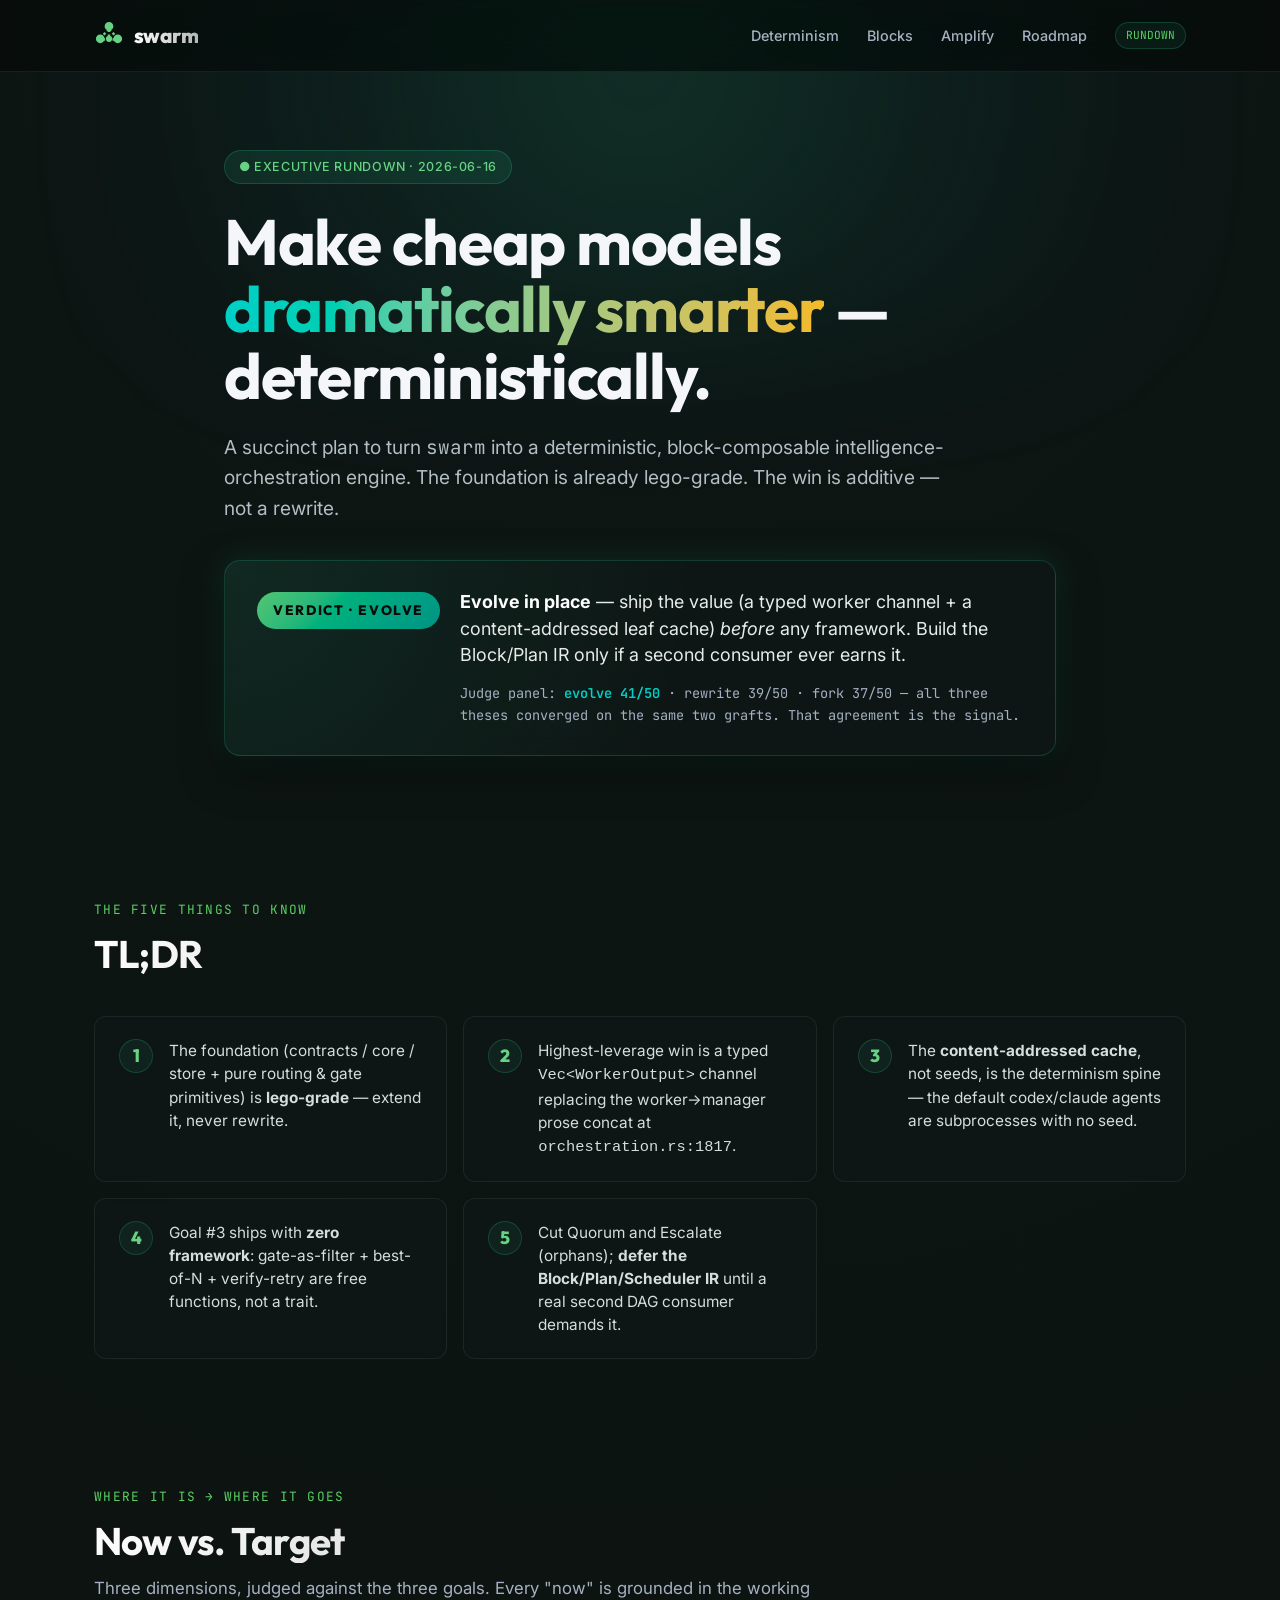
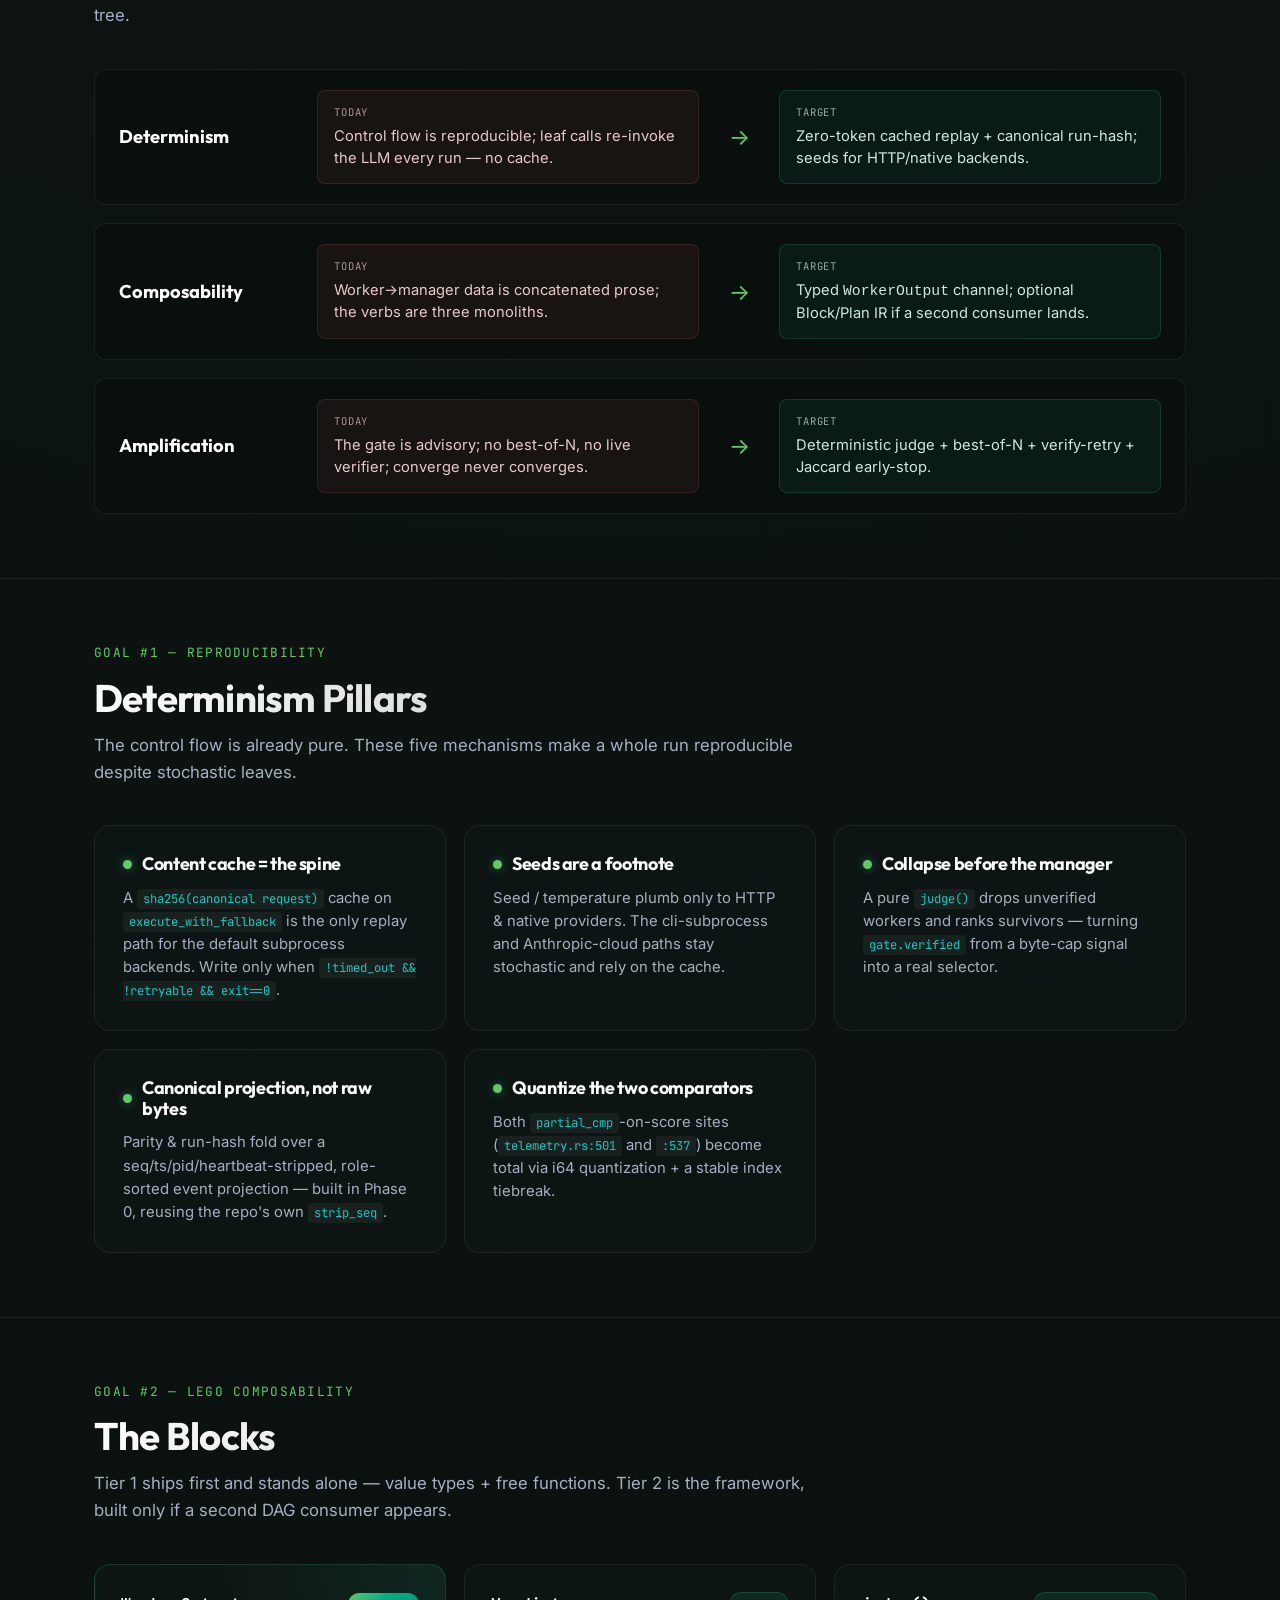
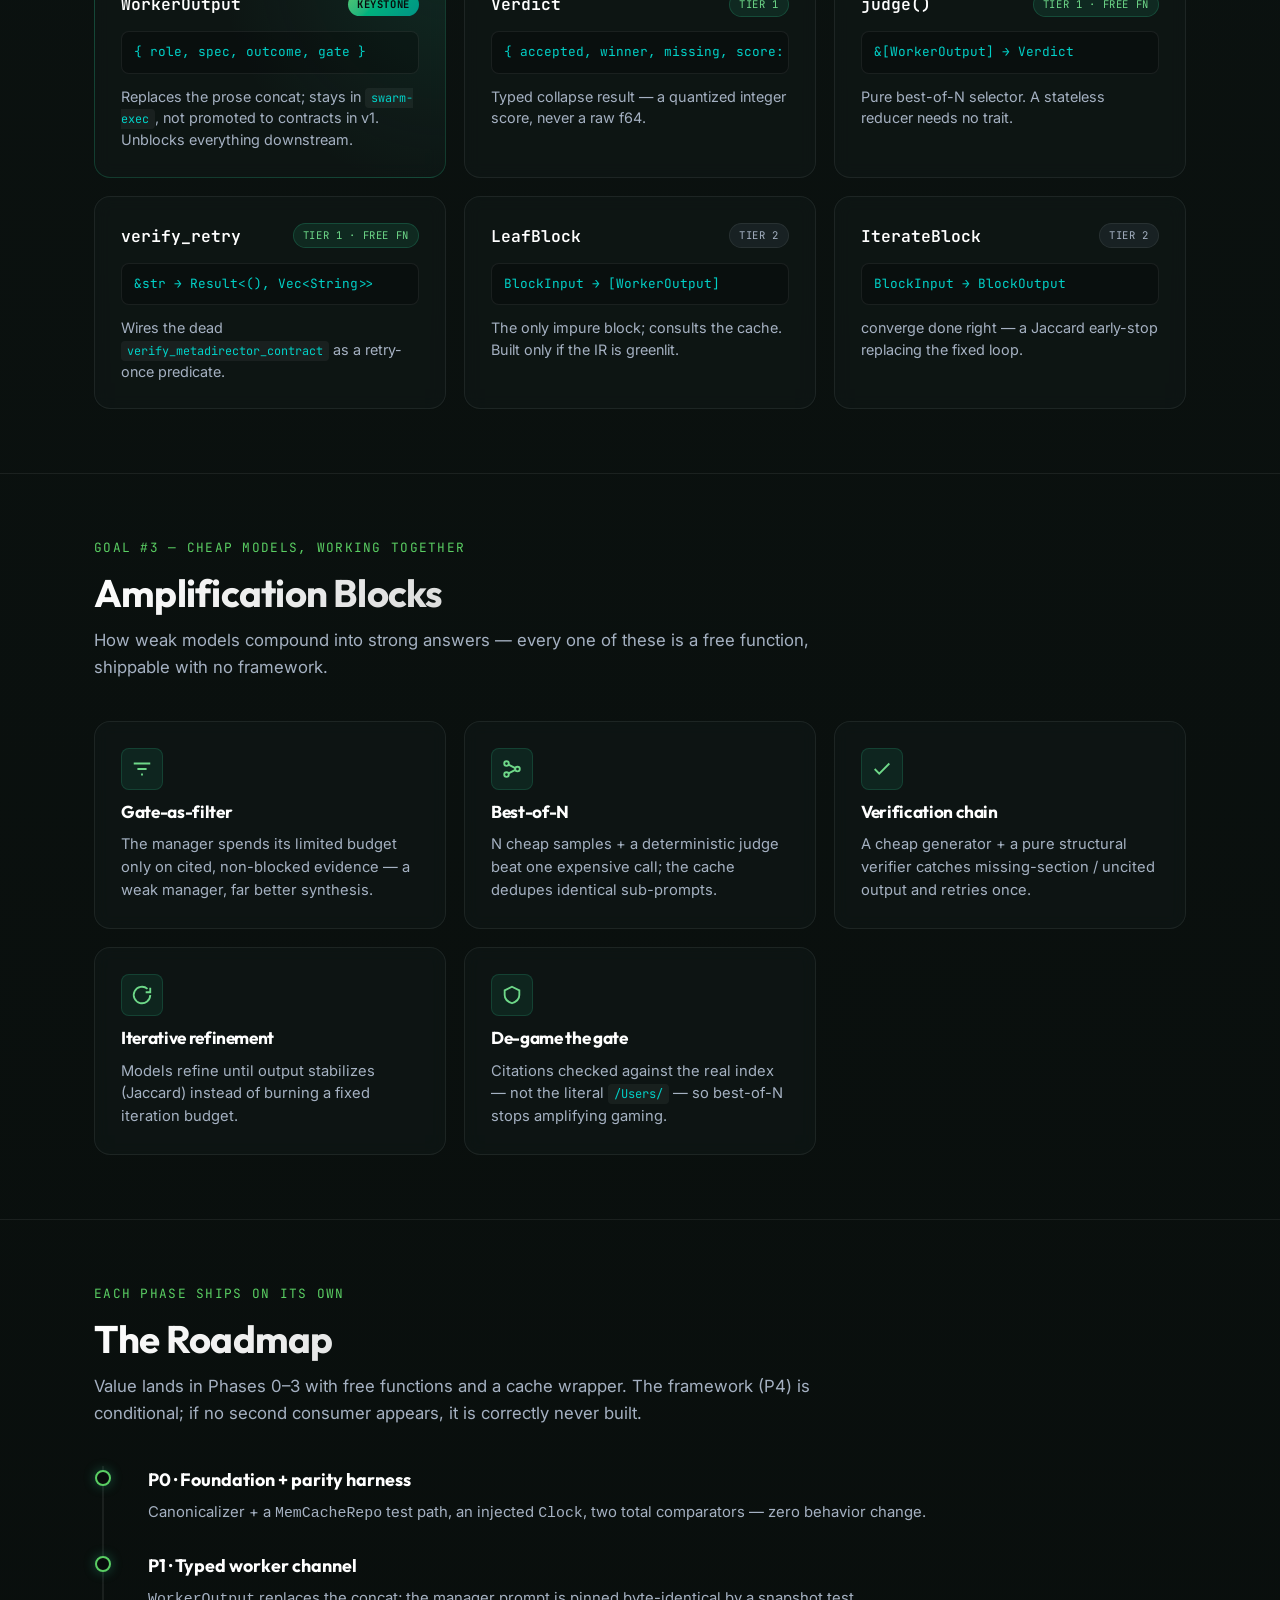
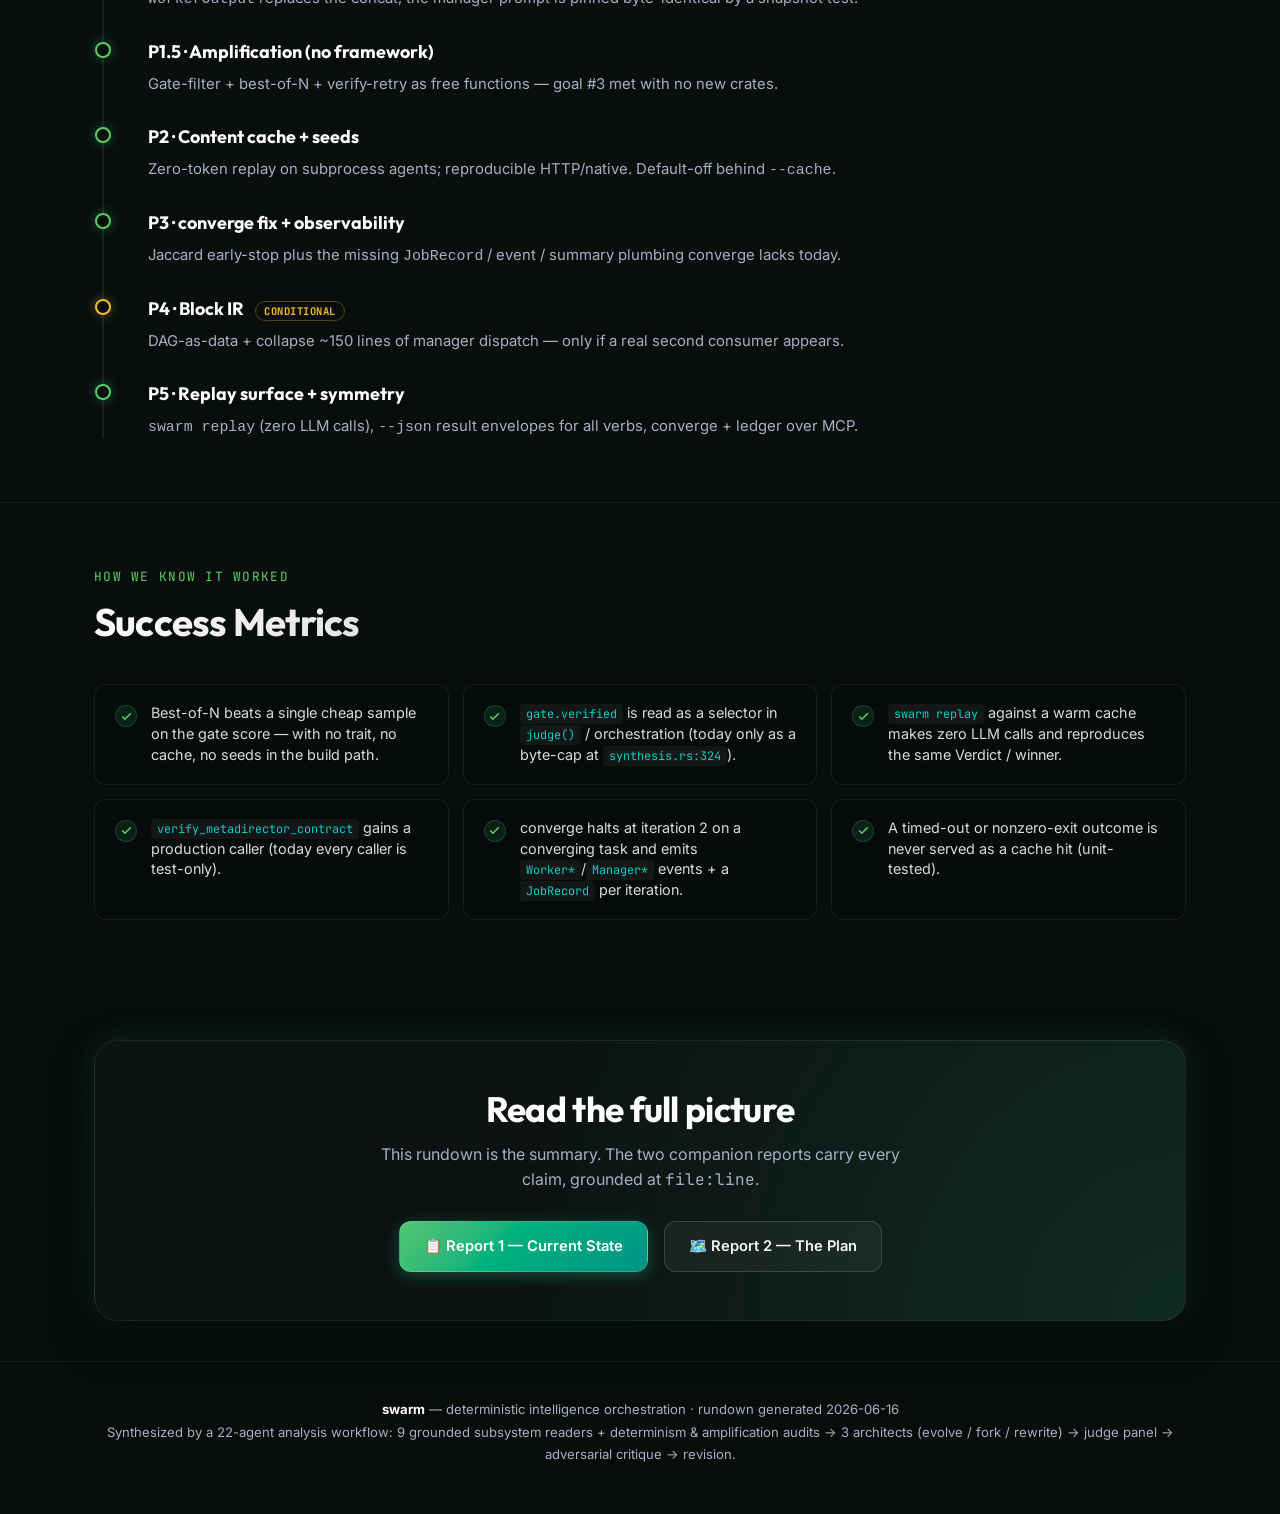
<file: docs/reports/03-rundown.html>
<!DOCTYPE html>
<html lang="en">
<head>
  <meta charset="UTF-8">
  <meta name="viewport" content="width=device-width, initial-scale=1.0">
  <meta name="description" content="swarm — Deterministic Intelligence Orchestration: a succinct rundown of the plan to make cheap models dramatically smarter by working together, on a strong block-composable foundation.">
  <title>swarm — Deterministic Orchestration · Rundown</title>
  <link rel="preconnect" href="https://fonts.googleapis.com">
  <link rel="preconnect" href="https://fonts.gstatic.com" crossorigin>
  <link href="https://fonts.googleapis.com/css2?family=Inter:wght@300;400;500;600;700&family=JetBrains+Mono:wght@400;500;600&family=Outfit:wght@400;600;700;800&display=swap" rel="stylesheet">
  <style>
    *, *::before, *::after { box-sizing: border-box; margin: 0; padding: 0; }

    :root {
      --bg-dark: hsl(165, 24%, 7%);
      --bg-darker: hsl(160, 22%, 4%);
      --bg-card: rgba(15, 24, 22, 0.7);
      --bg-card-hover: rgba(22, 38, 34, 0.85);
      --border-glow: rgba(40, 184, 135, 0.24);
      --border-muted: rgba(255, 255, 255, 0.07);
      --border-light: rgba(255, 255, 255, 0.15);
      --accent-green: oklch(0.76 0.18 145);
      --accent-cyan: oklch(0.75 0.18 190);
      --accent-yellow: oklch(0.82 0.16 85);
      --accent-red: oklch(0.65 0.2 25);
      --gradient-purple: linear-gradient(135deg, oklch(0.74 0.16 150), oklch(0.58 0.14 185));
      --gradient-text: linear-gradient(90deg, oklch(0.75 0.18 190) 0%, oklch(0.82 0.16 85) 100%);
      --font-sans: 'Inter', system-ui, -apple-system, sans-serif;
      --font-display: 'Outfit', var(--font-sans);
      --font-mono: 'JetBrains Mono', monospace;
      --text-muted: #a5b1c2;
      --radius-sm: 8px; --radius-md: 12px; --radius-lg: 16px; --radius-xl: 24px;
      --transition-fast: 0.15s cubic-bezier(0.16, 1, 0.3, 1);
      --transition-normal: 0.25s cubic-bezier(0.16, 1, 0.3, 1);
      --shadow-md: 0 8px 30px rgba(0, 0, 0, 0.4);
      --shadow-lg: 0 16px 40px rgba(0, 0, 0, 0.5);
      --shadow-glow-purple: 0 0 30px rgba(40, 184, 135, 0.18);
    }
    @supports (linear-gradient(in oklab, white, black)) {
      :root { --gradient-text: linear-gradient(90deg in oklab, oklch(0.75 0.18 190) 0%, oklch(0.82 0.16 85) 100%); }
    }

    html { scroll-behavior: smooth; background-color: var(--bg-darker); color: #f5f6fa; font-family: var(--font-sans); line-height: 1.6; -webkit-font-smoothing: antialiased; overflow-x: hidden; scroll-padding-top: 90px; }
    body { position: relative; background: radial-gradient(circle at 50% 0%, var(--bg-dark) 0%, var(--bg-darker) 100%); }
    a { color: inherit; text-decoration: none; transition: color var(--transition-fast); }
    h1, h2, h3, h4 { font-family: var(--font-display); font-weight: 700; letter-spacing: -0.02em; line-height: 1.15; }
    p { color: var(--text-muted); }
    ::-webkit-scrollbar { width: 10px; }
    ::-webkit-scrollbar-track { background: var(--bg-darker); }
    ::-webkit-scrollbar-thumb { background: rgba(255,255,255,0.15); border-radius: 5px; border: 2px solid var(--bg-darker); }

    .container { width: 100%; max-width: 1140px; margin: 0 auto; padding: 0 24px; }
    .gradient-text { background: var(--gradient-text); -webkit-background-clip: text; background-clip: text; -webkit-text-fill-color: transparent; }
    .mono { font-family: var(--font-mono); }

    /* Nav */
    .navbar { position: fixed; top: 0; left: 0; width: 100%; height: 72px; z-index: 1000; border-bottom: 1px solid var(--border-muted); backdrop-filter: blur(16px) saturate(180%); background-color: rgba(8, 10, 9, 0.7); }
    .navbar-container { max-width: 1140px; height: 100%; margin: 0 auto; padding: 0 24px; display: flex; align-items: center; justify-content: space-between; }
    .logo { display: flex; align-items: center; gap: 10px; font-family: var(--font-display); font-weight: 800; font-size: 1.3rem; letter-spacing: -0.03em; }
    .logo-svg { color: oklch(0.78 0.15 150); transition: transform 0.4s; }
    .logo:hover .logo-svg { transform: rotate(30deg) scale(1.05); }
    .logo-text { background: linear-gradient(90deg, #fff 0%, rgba(255,255,255,0.7) 100%); -webkit-background-clip: text; background-clip: text; -webkit-text-fill-color: transparent; }
    .nav-links { display: flex; align-items: center; gap: 28px; }
    .nav-link { font-size: 0.9rem; font-weight: 500; color: var(--text-muted); }
    .nav-link:hover { color: #fff; }
    .nav-tag { font-family: var(--font-mono); font-size: 0.7rem; color: var(--accent-green); border: 1px solid var(--border-glow); border-radius: 999px; padding: 4px 10px; background: rgba(40,184,135,0.08); }

    /* Hero */
    .hero { position: relative; padding: 150px 0 80px; overflow: hidden; }
    .hero-glow { position: absolute; top: -25%; left: 50%; transform: translateX(-50%); width: 80%; height: 560px; background: radial-gradient(circle, rgba(40,184,135,0.18) 0%, rgba(0,206,201,0.05) 50%, transparent 100%); filter: blur(80px); pointer-events: none; z-index: 0; }
    .hero-inner { position: relative; z-index: 1; max-width: 880px; }
    .pill-badge { display: inline-flex; align-items: center; gap: 8px; padding: 6px 14px; border-radius: 9999px; font-weight: 500; font-size: 0.78rem; letter-spacing: 0.05em; text-transform: uppercase; background: rgba(40,184,135,0.12); border: 1px solid rgba(40,184,135,0.24); color: oklch(0.78 0.15 150); margin-bottom: 24px; }
    .hero h1 { font-size: clamp(2.4rem, 5.5vw, 4rem); line-height: 1.05; margin-bottom: 22px; }
    .hero-sub { font-size: 1.2rem; color: #b2bec3; max-width: 720px; margin-bottom: 36px; }
    .verdict-card { display: flex; gap: 20px; align-items: flex-start; background: radial-gradient(circle at 0% 0%, rgba(40,184,135,0.12) 0%, transparent 55%), var(--bg-card); border: 1px solid var(--border-glow); border-radius: var(--radius-lg); padding: 28px 32px; box-shadow: var(--shadow-lg), var(--shadow-glow-purple); backdrop-filter: blur(10px); }
    .verdict-stamp { flex-shrink: 0; font-family: var(--font-display); font-weight: 800; font-size: 0.85rem; letter-spacing: 0.12em; text-transform: uppercase; color: var(--bg-darker); background: var(--gradient-purple); padding: 8px 16px; border-radius: 999px; margin-top: 3px; }
    .verdict-body { font-size: 1.12rem; color: #e7ecea; line-height: 1.5; }
    .verdict-body strong { color: #fff; }
    .verdict-foot { margin-top: 14px; font-size: 0.85rem; color: var(--text-muted); font-family: var(--font-mono); }
    .verdict-foot b { color: var(--accent-cyan); font-weight: 600; }

    /* Sections */
    section { padding: 64px 0; position: relative; }
    .section-head { max-width: 720px; margin-bottom: 40px; }
    .kicker { font-family: var(--font-mono); font-size: 0.8rem; letter-spacing: 0.1em; text-transform: uppercase; color: var(--accent-green); margin-bottom: 12px; }
    .section-head h2 { font-size: clamp(1.8rem, 3vw, 2.5rem); margin-bottom: 12px; background: linear-gradient(135deg, #fff 0%, rgba(255,255,255,0.72) 100%); -webkit-background-clip: text; background-clip: text; -webkit-text-fill-color: transparent; }
    .section-head p { font-size: 1.05rem; }
    .divider { border: none; border-top: 1px solid var(--border-muted); }

    /* TLDR */
    .tldr-grid { display: grid; grid-template-columns: repeat(auto-fit, minmax(300px, 1fr)); gap: 16px; }
    .tldr-item { display: flex; gap: 16px; align-items: flex-start; background: var(--bg-card); border: 1px solid var(--border-muted); border-radius: var(--radius-md); padding: 22px 24px; transition: all var(--transition-normal); backdrop-filter: blur(8px); }
    .tldr-item:hover { border-color: var(--border-glow); background: var(--bg-card-hover); transform: translateY(-3px); }
    .tldr-num { flex-shrink: 0; font-family: var(--font-display); font-weight: 800; font-size: 1.1rem; color: oklch(0.78 0.15 150); width: 34px; height: 34px; display: flex; align-items: center; justify-content: center; border-radius: 50%; background: rgba(40,184,135,0.08); border: 1px solid var(--border-glow); }
    .tldr-item p { color: #d6ddda; font-size: 0.96rem; line-height: 1.5; }

    /* Current vs Target */
    .cmp-grid { display: grid; gap: 18px; }
    .cmp-row { display: grid; grid-template-columns: 180px 1fr 44px 1fr; gap: 18px; align-items: stretch; background: rgba(0,0,0,0.18); border: 1px solid var(--border-muted); border-radius: var(--radius-md); padding: 20px 24px; }
    .cmp-dim { font-family: var(--font-display); font-weight: 700; font-size: 1.15rem; color: #fff; display: flex; align-items: center; }
    .cmp-cell { padding: 14px 16px; border-radius: var(--radius-sm); font-size: 0.92rem; line-height: 1.45; }
    .cmp-now { background: rgba(255,107,107,0.06); border: 1px solid rgba(255,107,107,0.15); color: #e9c9c9; }
    .cmp-target { background: rgba(40,184,135,0.07); border: 1px solid rgba(40,184,135,0.2); color: #cfe9df; }
    .cmp-label { display: block; font-family: var(--font-mono); font-size: 0.66rem; letter-spacing: 0.08em; text-transform: uppercase; margin-bottom: 6px; opacity: 0.7; }
    .cmp-arrow { display: flex; align-items: center; justify-content: center; color: var(--accent-green); font-size: 1.4rem; }

    /* Pillars */
    .grid-3 { display: grid; grid-template-columns: repeat(auto-fit, minmax(290px, 1fr)); gap: 18px; }
    .pillar { background: var(--bg-card); border: 1px solid var(--border-muted); border-radius: var(--radius-lg); padding: 28px; position: relative; overflow: hidden; transition: all var(--transition-normal); backdrop-filter: blur(8px); }
    .pillar::before { content: ''; position: absolute; top: 0; left: 0; width: 100%; height: 3px; background: var(--gradient-purple); opacity: 0; transition: opacity var(--transition-normal); }
    .pillar:hover { transform: translateY(-4px); border-color: var(--border-glow); background: var(--bg-card-hover); box-shadow: var(--shadow-md); }
    .pillar:hover::before { opacity: 1; }
    .pillar h3 { font-size: 1.12rem; color: #fff; margin-bottom: 12px; display: flex; align-items: center; gap: 10px; }
    .pillar .dot { width: 9px; height: 9px; border-radius: 50%; background: var(--accent-green); box-shadow: 0 0 10px rgba(40,184,135,0.5); flex-shrink: 0; }
    .pillar p { font-size: 0.93rem; line-height: 1.55; }
    .pillar code, .blk code, .amp code, .metric code { font-family: var(--font-mono); font-size: 0.82em; background: rgba(255,255,255,0.05); padding: 2px 6px; border-radius: 4px; color: var(--accent-cyan); }

    /* Blocks */
    .blk-grid { display: grid; grid-template-columns: repeat(auto-fit, minmax(320px, 1fr)); gap: 18px; }
    .blk { background: var(--bg-card); border: 1px solid var(--border-muted); border-radius: var(--radius-lg); padding: 26px; transition: all var(--transition-normal); backdrop-filter: blur(8px); }
    .blk:hover { transform: translateY(-4px); border-color: var(--border-glow); background: var(--bg-card-hover); box-shadow: var(--shadow-md); }
    .blk.keystone { border-color: var(--border-glow); background: radial-gradient(circle at 100% 0%, rgba(40,184,135,0.12) 0%, transparent 55%), var(--bg-card); }
    .blk-top { display: flex; align-items: center; justify-content: space-between; gap: 12px; margin-bottom: 14px; }
    .blk-name { font-family: var(--font-mono); font-size: 1.02rem; font-weight: 600; color: #fff; }
    .tier { font-family: var(--font-mono); font-size: 0.66rem; letter-spacing: 0.06em; text-transform: uppercase; padding: 3px 9px; border-radius: 999px; white-space: nowrap; }
    .tier-1 { background: rgba(40,184,135,0.12); border: 1px solid var(--border-glow); color: oklch(0.8 0.15 150); }
    .tier-2 { background: rgba(130,150,180,0.1); border: 1px solid var(--border-muted); color: var(--text-muted); }
    .keystone-tag { background: var(--gradient-purple); color: var(--bg-darker); border: none; font-weight: 700; }
    .blk-contract { font-family: var(--font-mono); font-size: 0.8rem; color: var(--accent-cyan); background: rgba(0,0,0,0.25); border: 1px solid var(--border-muted); border-radius: var(--radius-sm); padding: 10px 12px; margin-bottom: 12px; overflow-x: auto; white-space: nowrap; }
    .blk p { font-size: 0.9rem; line-height: 1.5; }

    /* Amplification */
    .amp-grid { display: grid; grid-template-columns: repeat(auto-fit, minmax(300px, 1fr)); gap: 18px; }
    .amp { display: flex; flex-direction: column; gap: 12px; background: var(--bg-card); border: 1px solid var(--border-muted); border-radius: var(--radius-lg); padding: 26px; transition: all var(--transition-normal); backdrop-filter: blur(8px); }
    .amp:hover { transform: translateY(-4px); border-color: var(--border-glow); background: var(--bg-card-hover); box-shadow: var(--shadow-md); }
    .amp-icon { width: 42px; height: 42px; border-radius: var(--radius-sm); background: rgba(40,184,135,0.1); border: 1px solid rgba(40,184,135,0.2); display: flex; align-items: center; justify-content: center; color: oklch(0.8 0.15 150); }
    .amp h3 { font-size: 1.08rem; color: #fff; }
    .amp p { font-size: 0.92rem; line-height: 1.55; }

    /* Roadmap timeline */
    .timeline { position: relative; margin-left: 8px; padding-left: 36px; border-left: 2px solid var(--border-muted); }
    .phase { position: relative; padding: 0 0 28px 8px; }
    .phase:last-child { padding-bottom: 0; }
    .phase::before { content: ''; position: absolute; left: -45px; top: 4px; width: 16px; height: 16px; border-radius: 50%; background: var(--bg-darker); border: 2px solid var(--accent-green); box-shadow: 0 0 12px rgba(40,184,135,0.4); }
    .phase.conditional::before { border-color: var(--accent-yellow); box-shadow: 0 0 12px rgba(230,200,80,0.35); background: var(--bg-darker); }
    .phase-title { font-family: var(--font-display); font-weight: 700; font-size: 1.12rem; color: #fff; margin-bottom: 6px; }
    .phase-title .tag { font-family: var(--font-mono); font-size: 0.66rem; letter-spacing: 0.05em; text-transform: uppercase; color: var(--accent-yellow); border: 1px solid rgba(230,200,80,0.3); border-radius: 999px; padding: 2px 8px; margin-left: 8px; vertical-align: middle; }
    .phase p { font-size: 0.93rem; line-height: 1.5; }

    /* Metrics */
    .metrics-list { display: grid; grid-template-columns: repeat(auto-fit, minmax(340px, 1fr)); gap: 14px; }
    .metric { display: flex; gap: 14px; align-items: flex-start; background: rgba(0,0,0,0.18); border: 1px solid var(--border-muted); border-radius: var(--radius-md); padding: 18px 20px; transition: border-color var(--transition-fast); }
    .metric:hover { border-color: var(--border-glow); }
    .metric .check { flex-shrink: 0; width: 22px; height: 22px; border-radius: 50%; background: rgba(40,184,135,0.12); border: 1px solid var(--border-glow); display: flex; align-items: center; justify-content: center; color: var(--accent-green); margin-top: 2px; }
    .metric p { font-size: 0.9rem; line-height: 1.45; color: #d6ddda; }

    /* Footer / CTA */
    .cta { padding: 56px 0 40px; }
    .cta-card { background: radial-gradient(circle at 100% 100%, rgba(40,184,135,0.14) 0%, transparent 60%), var(--bg-card); border: 1px solid var(--border-muted); border-radius: var(--radius-xl); padding: 48px 40px; text-align: center; box-shadow: var(--shadow-lg), var(--shadow-glow-purple); }
    .cta-card h2 { font-size: clamp(1.6rem, 3vw, 2.2rem); color: #fff; margin-bottom: 12px; }
    .cta-card p { max-width: 560px; margin: 0 auto 28px; }
    .doc-links { display: flex; gap: 16px; justify-content: center; flex-wrap: wrap; }
    .doc-link { display: inline-flex; align-items: center; gap: 8px; font-weight: 600; font-size: 0.92rem; padding: 13px 24px; border-radius: var(--radius-md); border: 1px solid var(--border-light); background: rgba(255,255,255,0.05); transition: all var(--transition-normal); }
    .doc-link:hover { transform: translateY(-2px); border-color: #fff; background: rgba(255,255,255,0.1); }
    .doc-link.primary { background: var(--gradient-purple); border: 1px solid rgba(255,255,255,0.15); color: #fff; box-shadow: 0 4px 15px rgba(40,184,135,0.32); }
    footer { border-top: 1px solid var(--border-muted); padding: 36px 0 56px; text-align: center; }
    footer p { font-size: 0.82rem; color: var(--text-muted); line-height: 1.7; }

    @media (max-width: 768px) {
      .nav-links { gap: 16px; }
      .nav-links .nav-link { display: none; }
      .verdict-card { flex-direction: column; gap: 14px; }
      .cmp-row { grid-template-columns: 1fr; gap: 10px; }
      .cmp-arrow { transform: rotate(90deg); }
      section { padding: 48px 0; }
    }
  </style>
</head>
<body>

  <header class="navbar">
    <div class="navbar-container">
      <a href="#top" class="logo">
        <svg class="logo-svg" viewBox="0 0 24 24" width="30" height="30" fill="none" stroke="currentColor" stroke-width="2">
          <circle cx="12" cy="5" r="2.5" fill="currentColor"></circle>
          <circle cx="5" cy="15" r="2.5" fill="currentColor"></circle>
          <circle cx="19" cy="15" r="2.5" fill="currentColor"></circle>
          <path d="M12 7.5L5.8 13.5M12 7.5L18.2 13.5M6.8 15.5H17.2M12 7.5V15" stroke-dasharray="2 2"></path>
          <circle cx="12" cy="15" r="1.5" fill="currentColor"></circle>
        </svg>
        <span class="logo-text">swarm</span>
      </a>
      <nav class="nav-links">
        <a href="#pillars" class="nav-link">Determinism</a>
        <a href="#blocks" class="nav-link">Blocks</a>
        <a href="#amplify" class="nav-link">Amplify</a>
        <a href="#roadmap" class="nav-link">Roadmap</a>
        <span class="nav-tag">RUNDOWN</span>
      </nav>
    </div>
  </header>

  <!-- HERO + VERDICT -->
  <section class="hero" id="top">
    <div class="hero-glow"></div>
    <div class="container hero-inner">
      <div class="pill-badge">● Executive Rundown · 2026-06-16</div>
      <h1>Make cheap models <span class="gradient-text">dramatically smarter</span> — deterministically.</h1>
      <p class="hero-sub">A succinct plan to turn <span class="mono">swarm</span> into a deterministic, block-composable intelligence-orchestration engine. The foundation is already lego-grade. The win is additive — not a rewrite.</p>

      <div class="verdict-card">
        <span class="verdict-stamp">Verdict · Evolve</span>
        <div>
          <p class="verdict-body"><strong>Evolve in place</strong> — ship the value (a typed worker channel + a content-addressed leaf cache) <em>before</em> any framework. Build the Block/Plan IR only if a second consumer ever earns it.</p>
          <p class="verdict-foot">Judge panel: <b>evolve 41/50</b> · rewrite 39/50 · fork 37/50 — all three theses converged on the same two grafts. That agreement is the signal.</p>
        </div>
      </div>
    </div>
  </section>

  <!-- TL;DR -->
  <section id="tldr">
    <div class="container">
      <div class="section-head">
        <div class="kicker">The five things to know</div>
        <h2>TL;DR</h2>
      </div>
      <div class="tldr-grid">
        <div class="tldr-item"><span class="tldr-num">1</span><p>The foundation (contracts / core / store + pure routing &amp; gate primitives) is <strong>lego-grade</strong> — extend it, never rewrite.</p></div>
        <div class="tldr-item"><span class="tldr-num">2</span><p>Highest-leverage win is a typed <code>Vec&lt;WorkerOutput&gt;</code> channel replacing the worker→manager prose concat at <code>orchestration.rs:1817</code>.</p></div>
        <div class="tldr-item"><span class="tldr-num">3</span><p>The <strong>content-addressed cache</strong>, not seeds, is the determinism spine — the default codex/claude agents are subprocesses with no seed.</p></div>
        <div class="tldr-item"><span class="tldr-num">4</span><p>Goal #3 ships with <strong>zero framework</strong>: gate-as-filter + best-of-N + verify-retry are free functions, not a trait.</p></div>
        <div class="tldr-item"><span class="tldr-num">5</span><p>Cut Quorum and Escalate (orphans); <strong>defer the Block/Plan/Scheduler IR</strong> until a real second DAG consumer demands it.</p></div>
      </div>
    </div>
  </section>

  <!-- CURRENT vs TARGET -->
  <section id="state">
    <div class="container">
      <div class="section-head">
        <div class="kicker">Where it is → where it goes</div>
        <h2>Now vs. Target</h2>
        <p>Three dimensions, judged against the three goals. Every "now" is grounded in the working tree.</p>
      </div>
      <div class="cmp-grid">
        <div class="cmp-row">
          <div class="cmp-dim">Determinism</div>
          <div class="cmp-cell cmp-now"><span class="cmp-label">Today</span>Control flow is reproducible; leaf calls re-invoke the LLM every run — no cache.</div>
          <div class="cmp-arrow">→</div>
          <div class="cmp-cell cmp-target"><span class="cmp-label">Target</span>Zero-token cached replay + canonical run-hash; seeds for HTTP/native backends.</div>
        </div>
        <div class="cmp-row">
          <div class="cmp-dim">Composability</div>
          <div class="cmp-cell cmp-now"><span class="cmp-label">Today</span>Worker→manager data is concatenated prose; the verbs are three monoliths.</div>
          <div class="cmp-arrow">→</div>
          <div class="cmp-cell cmp-target"><span class="cmp-label">Target</span>Typed <code>WorkerOutput</code> channel; optional Block/Plan IR if a second consumer lands.</div>
        </div>
        <div class="cmp-row">
          <div class="cmp-dim">Amplification</div>
          <div class="cmp-cell cmp-now"><span class="cmp-label">Today</span>The gate is advisory; no best-of-N, no live verifier; converge never converges.</div>
          <div class="cmp-arrow">→</div>
          <div class="cmp-cell cmp-target"><span class="cmp-label">Target</span>Deterministic judge + best-of-N + verify-retry + Jaccard early-stop.</div>
        </div>
      </div>
    </div>
  </section>

  <hr class="divider">

  <!-- DETERMINISM PILLARS -->
  <section id="pillars">
    <div class="container">
      <div class="section-head">
        <div class="kicker">Goal #1 — Reproducibility</div>
        <h2>Determinism Pillars</h2>
        <p>The control flow is already pure. These five mechanisms make a whole run reproducible despite stochastic leaves.</p>
      </div>
      <div class="grid-3">
        <div class="pillar"><h3><span class="dot"></span>Content cache = the spine</h3><p>A <code>sha256(canonical request)</code> cache on <code>execute_with_fallback</code> is the only replay path for the default subprocess backends. Write only when <code>!timed_out &amp;&amp; !retryable &amp;&amp; exit==0</code>.</p></div>
        <div class="pillar"><h3><span class="dot"></span>Seeds are a footnote</h3><p>Seed / temperature plumb only to HTTP &amp; native providers. The cli-subprocess and Anthropic-cloud paths stay stochastic and rely on the cache.</p></div>
        <div class="pillar"><h3><span class="dot"></span>Collapse before the manager</h3><p>A pure <code>judge()</code> drops unverified workers and ranks survivors — turning <code>gate.verified</code> from a byte-cap signal into a real selector.</p></div>
        <div class="pillar"><h3><span class="dot"></span>Canonical projection, not raw bytes</h3><p>Parity &amp; run-hash fold over a seq/ts/pid/heartbeat-stripped, role-sorted event projection — built in Phase 0, reusing the repo's own <code>strip_seq</code>.</p></div>
        <div class="pillar"><h3><span class="dot"></span>Quantize the two comparators</h3><p>Both <code>partial_cmp</code>-on-score sites (<code>telemetry.rs:501</code> and <code>:537</code>) become total via i64 quantization + a stable index tiebreak.</p></div>
      </div>
    </div>
  </section>

  <hr class="divider">

  <!-- BLOCK TAXONOMY -->
  <section id="blocks">
    <div class="container">
      <div class="section-head">
        <div class="kicker">Goal #2 — Lego composability</div>
        <h2>The Blocks</h2>
        <p>Tier 1 ships first and stands alone — value types + free functions. Tier 2 is the framework, built only if a second DAG consumer appears.</p>
      </div>
      <div class="blk-grid">
        <div class="blk keystone">
          <div class="blk-top"><span class="blk-name">WorkerOutput</span><span class="tier keystone-tag">Keystone</span></div>
          <div class="blk-contract">{ role, spec, outcome, gate }</div>
          <p>Replaces the prose concat; stays in <code>swarm-exec</code>, not promoted to contracts in v1. Unblocks everything downstream.</p>
        </div>
        <div class="blk">
          <div class="blk-top"><span class="blk-name">Verdict</span><span class="tier tier-1">Tier 1</span></div>
          <div class="blk-contract">{ accepted, winner, missing, score: i64 }</div>
          <p>Typed collapse result — a quantized integer score, never a raw f64.</p>
        </div>
        <div class="blk">
          <div class="blk-top"><span class="blk-name">judge()</span><span class="tier tier-1">Tier 1 · free fn</span></div>
          <div class="blk-contract">&amp;[WorkerOutput] → Verdict</div>
          <p>Pure best-of-N selector. A stateless reducer needs no trait.</p>
        </div>
        <div class="blk">
          <div class="blk-top"><span class="blk-name">verify_retry</span><span class="tier tier-1">Tier 1 · free fn</span></div>
          <div class="blk-contract">&amp;str → Result&lt;(), Vec&lt;String&gt;&gt;</div>
          <p>Wires the dead <code>verify_metadirector_contract</code> as a retry-once predicate.</p>
        </div>
        <div class="blk">
          <div class="blk-top"><span class="blk-name">LeafBlock</span><span class="tier tier-2">Tier 2</span></div>
          <div class="blk-contract">BlockInput → [WorkerOutput]</div>
          <p>The only impure block; consults the cache. Built only if the IR is greenlit.</p>
        </div>
        <div class="blk">
          <div class="blk-top"><span class="blk-name">IterateBlock</span><span class="tier tier-2">Tier 2</span></div>
          <div class="blk-contract">BlockInput → BlockOutput</div>
          <p>converge done right — a Jaccard early-stop replacing the fixed loop.</p>
        </div>
      </div>
    </div>
  </section>

  <hr class="divider">

  <!-- AMPLIFICATION -->
  <section id="amplify">
    <div class="container">
      <div class="section-head">
        <div class="kicker">Goal #3 — Cheap models, working together</div>
        <h2>Amplification Blocks</h2>
        <p>How weak models compound into strong answers — every one of these is a free function, shippable with no framework.</p>
      </div>
      <div class="amp-grid">
        <div class="amp">
          <div class="amp-icon"><svg width="22" height="22" viewBox="0 0 24 24" fill="none" stroke="currentColor" stroke-width="2"><path d="M3 6h18M7 12h10M11 18h2"/></svg></div>
          <h3>Gate-as-filter</h3>
          <p>The manager spends its limited budget only on cited, non-blocked evidence — a weak manager, far better synthesis.</p>
        </div>
        <div class="amp">
          <div class="amp-icon"><svg width="22" height="22" viewBox="0 0 24 24" fill="none" stroke="currentColor" stroke-width="2"><circle cx="6" cy="6" r="2.5"/><circle cx="6" cy="18" r="2.5"/><circle cx="18" cy="12" r="2.5"/><path d="M8.2 7.2 15.6 11M8.2 16.8 15.6 13"/></svg></div>
          <h3>Best-of-N</h3>
          <p>N cheap samples + a deterministic judge beat one expensive call; the cache dedupes identical sub-prompts.</p>
        </div>
        <div class="amp">
          <div class="amp-icon"><svg width="22" height="22" viewBox="0 0 24 24" fill="none" stroke="currentColor" stroke-width="2"><path d="M20 6 9 17l-5-5"/></svg></div>
          <h3>Verification chain</h3>
          <p>A cheap generator + a pure structural verifier catches missing-section / uncited output and retries once.</p>
        </div>
        <div class="amp">
          <div class="amp-icon"><svg width="22" height="22" viewBox="0 0 24 24" fill="none" stroke="currentColor" stroke-width="2"><path d="M21 12a9 9 0 1 1-3-6.7M21 4v5h-5"/></svg></div>
          <h3>Iterative refinement</h3>
          <p>Models refine until output stabilizes (Jaccard) instead of burning a fixed iteration budget.</p>
        </div>
        <div class="amp">
          <div class="amp-icon"><svg width="22" height="22" viewBox="0 0 24 24" fill="none" stroke="currentColor" stroke-width="2"><path d="M12 3l8 4v5c0 5-3.5 7.5-8 9-4.5-1.5-8-4-8-9V7z"/></svg></div>
          <h3>De-game the gate</h3>
          <p>Citations checked against the real index — not the literal <code>/Users/</code> — so best-of-N stops amplifying gaming.</p>
        </div>
      </div>
    </div>
  </section>

  <hr class="divider">

  <!-- ROADMAP -->
  <section id="roadmap">
    <div class="container">
      <div class="section-head">
        <div class="kicker">Each phase ships on its own</div>
        <h2>The Roadmap</h2>
        <p>Value lands in Phases 0–3 with free functions and a cache wrapper. The framework (P4) is conditional; if no second consumer appears, it is correctly never built.</p>
      </div>
      <div class="timeline">
        <div class="phase"><div class="phase-title">P0 · Foundation + parity harness</div><p>Canonicalizer + a <code>MemCacheRepo</code> test path, an injected <code>Clock</code>, two total comparators — zero behavior change.</p></div>
        <div class="phase"><div class="phase-title">P1 · Typed worker channel</div><p><code>WorkerOutput</code> replaces the concat; the manager prompt is pinned byte-identical by a snapshot test.</p></div>
        <div class="phase"><div class="phase-title">P1.5 · Amplification (no framework)</div><p>Gate-filter + best-of-N + verify-retry as free functions — goal #3 met with no new crates.</p></div>
        <div class="phase"><div class="phase-title">P2 · Content cache + seeds</div><p>Zero-token replay on subprocess agents; reproducible HTTP/native. Default-off behind <code>--cache</code>.</p></div>
        <div class="phase"><div class="phase-title">P3 · converge fix + observability</div><p>Jaccard early-stop plus the missing <code>JobRecord</code> / event / summary plumbing converge lacks today.</p></div>
        <div class="phase conditional"><div class="phase-title">P4 · Block IR <span class="tag">Conditional</span></div><p>DAG-as-data + collapse ~150 lines of manager dispatch — only if a real second consumer appears.</p></div>
        <div class="phase"><div class="phase-title">P5 · Replay surface + symmetry</div><p><code>swarm replay</code> (zero LLM calls), <code>--json</code> result envelopes for all verbs, converge + ledger over MCP.</p></div>
      </div>
    </div>
  </section>

  <hr class="divider">

  <!-- METRICS -->
  <section id="metrics">
    <div class="container">
      <div class="section-head">
        <div class="kicker">How we know it worked</div>
        <h2>Success Metrics</h2>
      </div>
      <div class="metrics-list">
        <div class="metric"><span class="check"><svg width="13" height="13" viewBox="0 0 24 24" fill="none" stroke="currentColor" stroke-width="3"><path d="M20 6 9 17l-5-5"/></svg></span><p>Best-of-N beats a single cheap sample on the gate score — with no trait, no cache, no seeds in the build path.</p></div>
        <div class="metric"><span class="check"><svg width="13" height="13" viewBox="0 0 24 24" fill="none" stroke="currentColor" stroke-width="3"><path d="M20 6 9 17l-5-5"/></svg></span><p><code>gate.verified</code> is read as a selector in <code>judge()</code> / orchestration (today only as a byte-cap at <code>synthesis.rs:324</code>).</p></div>
        <div class="metric"><span class="check"><svg width="13" height="13" viewBox="0 0 24 24" fill="none" stroke="currentColor" stroke-width="3"><path d="M20 6 9 17l-5-5"/></svg></span><p><code>swarm replay</code> against a warm cache makes zero LLM calls and reproduces the same Verdict / winner.</p></div>
        <div class="metric"><span class="check"><svg width="13" height="13" viewBox="0 0 24 24" fill="none" stroke="currentColor" stroke-width="3"><path d="M20 6 9 17l-5-5"/></svg></span><p><code>verify_metadirector_contract</code> gains a production caller (today every caller is test-only).</p></div>
        <div class="metric"><span class="check"><svg width="13" height="13" viewBox="0 0 24 24" fill="none" stroke="currentColor" stroke-width="3"><path d="M20 6 9 17l-5-5"/></svg></span><p>converge halts at iteration 2 on a converging task and emits <code>Worker*</code>/<code>Manager*</code> events + a <code>JobRecord</code> per iteration.</p></div>
        <div class="metric"><span class="check"><svg width="13" height="13" viewBox="0 0 24 24" fill="none" stroke="currentColor" stroke-width="3"><path d="M20 6 9 17l-5-5"/></svg></span><p>A timed-out or nonzero-exit outcome is never served as a cache hit (unit-tested).</p></div>
      </div>
    </div>
  </section>

  <!-- CTA / full reports -->
  <section class="cta">
    <div class="container">
      <div class="cta-card">
        <h2>Read the full picture</h2>
        <p>This rundown is the summary. The two companion reports carry every claim, grounded at <span class="mono">file:line</span>.</p>
        <div class="doc-links">
          <a class="doc-link primary" href="01-current-state.md">📋 Report 1 — Current State</a>
          <a class="doc-link" href="02-orchestration-plan.md">🗺️ Report 2 — The Plan</a>
        </div>
      </div>
    </div>
  </section>

  <footer>
    <div class="container">
      <p>
        <strong style="color:#fff;">swarm</strong> — deterministic intelligence orchestration · rundown generated 2026-06-16<br>
        Synthesized by a 22-agent analysis workflow: 9 grounded subsystem readers + determinism &amp; amplification audits → 3 architects (evolve / fork / rewrite) → judge panel → adversarial critique → revision.
      </p>
    </div>
  </footer>

  <script>
    // Subtle scroll-reveal — progressive enhancement only; page is fully readable without JS.
    const io = new IntersectionObserver((entries) => {
      entries.forEach((e) => { if (e.isIntersecting) { e.target.style.opacity = '1'; e.target.style.transform = 'none'; io.unobserve(e.target); } });
    }, { threshold: 0.08 });
    document.querySelectorAll('.tldr-item, .pillar, .blk, .amp, .phase, .metric, .cmp-row').forEach((el) => {
      el.style.opacity = '0';
      el.style.transform = 'translateY(14px)';
      el.style.transition = 'opacity 0.5s cubic-bezier(0.16,1,0.3,1), transform 0.5s cubic-bezier(0.16,1,0.3,1)';
      io.observe(el);
    });
  </script>
</body>
</html>
</file>
<file: site/styles.css>
/* ==========================================================================
   swarm — Design System & Custom Stylesheet
   ========================================================================== */

/* Modern Reset & Base Rules */
*, *::before, *::after {
  box-sizing: border-box;
  margin: 0;
  padding: 0;
}

:root {
  /* Color Palettes — HSL & OKLCH */
  --bg-dark: hsl(165, 24%, 7%);
  --bg-darker: hsl(160, 22%, 4%);
  --bg-card: rgba(15, 24, 22, 0.7);
  --bg-card-hover: rgba(22, 38, 34, 0.85);
  
  --border-glow: rgba(40, 184, 135, 0.24);
  --border-muted: rgba(255, 255, 255, 0.07);
  --border-light: rgba(255, 255, 255, 0.15);
  
  /* Primary & Accent Gradients */
  --accent-purple: oklch(0.76 0.16 145);
  --accent-cyan: oklch(0.75 0.18 190);
  --accent-green: oklch(0.76 0.18 145);
  --accent-red: oklch(0.63 0.21 25);
  --accent-yellow: oklch(0.82 0.16 85);
  
  --gradient-purple: linear-gradient(135deg, oklch(0.74 0.16 150), oklch(0.58 0.14 185));
  --gradient-cyan: linear-gradient(135deg, oklch(0.78 0.16 190), oklch(0.55 0.18 200));
  --gradient-text: linear-gradient(90deg, oklch(0.75 0.18 190) 0%, oklch(0.82 0.16 85) 100%);
  --gradient-warning: linear-gradient(135deg, oklch(0.2 0.07 25), oklch(0.12 0.03 25));
  
  /* Typography */
  --font-sans: 'Inter', system-ui, -apple-system, sans-serif;
  --font-display: 'Outfit', var(--font-sans);
  --font-mono: 'JetBrains Mono', monospace;
  
  /* Layout Spaces & Radii */
  --radius-sm: 8px;
  --radius-md: 12px;
  --radius-lg: 16px;
  --radius-xl: 24px;
  --radius-squircle: 20px;
  
  /* Transitions */
  --transition-fast: 0.15s cubic-bezier(0.16, 1, 0.3, 1);
  --transition-normal: 0.25s cubic-bezier(0.16, 1, 0.3, 1);
  --transition-slow: 0.4s cubic-bezier(0.16, 1, 0.3, 1);
  
  /* Shadows */
  --shadow-sm: 0 2px 8px rgba(0, 0, 0, 0.3);
  --shadow-md: 0 8px 30px rgba(0, 0, 0, 0.4);
  --shadow-lg: 0 16px 40px rgba(0, 0, 0, 0.5);
  --shadow-glow-purple: 0 0 30px rgba(40, 184, 135, 0.18);
  --shadow-glow-cyan: 0 0 30px rgba(0, 206, 201, 0.15);
}

/* Fallback for Oklch gradient colors where not supported */
@supports (linear-gradient(in oklab, white, black)) {
  :root {
    --gradient-text: linear-gradient(90deg in oklab, oklch(0.75 0.18 190) 0%, oklch(0.82 0.16 85) 100%);
  }
}

/* Base Styles */
html {
  scroll-behavior: smooth;
  background-color: var(--bg-darker);
  color: #f5f6fa;
  font-family: var(--font-sans);
  line-height: 1.6;
  -webkit-font-smoothing: antialiased;
  overflow-x: hidden;
}

body {
  position: relative;
  background: radial-gradient(circle at 50% 0%, var(--bg-dark) 0%, var(--bg-darker) 100%);
}

a {
  color: inherit;
  text-decoration: none;
  transition: color var(--transition-fast);
}

/* Typography Scale */
h1, h2, h3, h4 {
  font-family: var(--font-display);
  font-weight: 700;
  letter-spacing: -0.02em;
  line-height: 1.15;
}

h1 {
  font-size: clamp(2.5rem, 5vw, 4.5rem);
}

h2 {
  font-size: clamp(2rem, 3.5vw, 3rem);
}

h3 {
  font-size: clamp(1.35rem, 2vw, 1.8rem);
}

p {
  color: var(--text-muted, #a5b1c2);
}

/* Custom Scrollbar */
::-webkit-scrollbar {
  width: 10px;
}
::-webkit-scrollbar-track {
  background: var(--bg-darker);
}
::-webkit-scrollbar-thumb {
  background: rgba(255, 255, 255, 0.15);
  border-radius: 5px;
  border: 2px solid var(--bg-darker);
}
::-webkit-scrollbar-thumb:hover {
  background: rgba(255, 255, 255, 0.3);
}

/* Shared Containers */
.container {
  width: 100%;
  max-width: 1200px;
  margin: 0 auto;
  padding: 0 24px;
}

.section {
  padding: 120px 0;
  position: relative;
}

.section-header {
  max-width: 700px;
  margin-bottom: 72px;
}

.section-title {
  margin-bottom: 16px;
  background: linear-gradient(135deg, #ffffff 0%, rgba(255, 255, 255, 0.7) 100%);
  -webkit-background-clip: text;
  -webkit-text-fill-color: transparent;
}

.section-desc {
  font-size: 1.15rem;
  font-weight: 400;
}

/* Button UI Components */
.btn {
  display: inline-flex;
  align-items: center;
  justify-content: center;
  gap: 8px;
  font-family: var(--font-sans);
  font-weight: 600;
  font-size: 0.95rem;
  padding: 12px 24px;
  border-radius: var(--radius-sm);
  border: 1px solid transparent;
  cursor: pointer;
  transition: all var(--transition-normal);
  white-space: nowrap;
}

.btn-lg {
  padding: 16px 32px;
  font-size: 1.05rem;
  border-radius: var(--radius-md);
}

.btn-sm {
  padding: 8px 16px;
  font-size: 0.85rem;
  border-radius: var(--radius-sm);
}

.btn-primary {
  background: var(--gradient-purple);
  color: #ffffff;
  border: 1px solid rgba(255, 255, 255, 0.15);
  box-shadow: 0 4px 15px rgba(40, 184, 135, 0.32);
}

.btn-primary:hover {
  transform: translateY(-2px);
  box-shadow: 0 6px 20px rgba(40, 184, 135, 0.46), var(--shadow-glow-purple);
}

.btn-secondary {
  background: rgba(255, 255, 255, 0.08);
  color: #ffffff;
  border: 1px solid var(--border-muted);
  backdrop-filter: blur(8px);
}

.btn-secondary:hover {
  background: rgba(255, 255, 255, 0.15);
  border-color: var(--border-light);
}

.btn-outline {
  background: transparent;
  color: #ffffff;
  border: 1px solid var(--border-light);
}

.btn-outline:hover {
  background: rgba(255, 255, 255, 0.06);
  border-color: #ffffff;
  transform: translateY(-2px);
}

.btn-icon {
  flex-shrink: 0;
}

/* Pill Badges */
.pill-badge {
  display: inline-flex;
  align-items: center;
  padding: 6px 14px;
  border-radius: 9999px;
  font-family: var(--font-sans);
  font-weight: 500;
  font-size: 0.8rem;
  letter-spacing: 0.05em;
  text-transform: uppercase;
  background: rgba(40, 184, 135, 0.12);
  border: 1px solid rgba(40, 184, 135, 0.24);
  color: oklch(0.78 0.15 150);
  margin-bottom: 24px;
}

/* Text Formatting helper */
.gradient-text {
  background: var(--gradient-text);
  -webkit-background-clip: text;
  -webkit-text-fill-color: transparent;
}

.text-cyan { color: oklch(0.75 0.18 190); }
.text-purple { color: oklch(0.80 0.14 82); }
.text-green { color: oklch(0.76 0.18 145); }
.text-red { color: oklch(0.65 0.2 25); }

/* ==========================================================================
   Header / Navigation Bar
   ========================================================================== */
.navbar {
  position: fixed;
  top: 0;
  left: 0;
  width: 100%;
  height: 80px;
  z-index: 1000;
  border-bottom: 1px solid var(--border-muted);
  backdrop-filter: blur(16px) saturate(180%);
  background-color: rgba(8, 8, 16, 0.65);
  transition: all var(--transition-normal);
}

.navbar.scrolled {
  height: 64px;
  background-color: rgba(5, 5, 10, 0.85);
  box-shadow: var(--shadow-sm);
}

.navbar-container {
  max-width: 1200px;
  height: 100%;
  margin: 0 auto;
  padding: 0 24px;
  display: flex;
  align-items: center;
  justify-content: space-between;
}

.logo {
  display: flex;
  align-items: center;
  gap: 10px;
  font-family: var(--font-display);
  font-weight: 800;
  font-size: 1.45rem;
  letter-spacing: -0.03em;
}

.logo-svg {
  color: oklch(0.78 0.15 150);
  transition: transform var(--transition-slow);
}

.logo:hover .logo-svg {
  transform: rotate(30deg) scale(1.05);
}

.logo-text {
  background: linear-gradient(90deg, #ffffff 0%, rgba(255, 255, 255, 0.7) 100%);
  -webkit-background-clip: text;
  -webkit-text-fill-color: transparent;
}

/* Nav links styling */
.nav-links {
  display: flex;
  align-items: center;
  gap: 32px;
}

.nav-link {
  font-size: 0.95rem;
  font-weight: 500;
  color: var(--text-muted);
  position: relative;
  padding: 6px 0;
}

.nav-link::after {
  content: '';
  position: absolute;
  bottom: 0;
  left: 0;
  width: 0;
  height: 1.5px;
  background: var(--gradient-text);
  transition: width var(--transition-fast);
}

.nav-link:hover {
  color: #ffffff;
}

.nav-link:hover::after {
  width: 100%;
}

.mobile-menu-toggle {
  display: none;
  flex-direction: column;
  justify-content: space-between;
  width: 24px;
  height: 18px;
  background: transparent;
  border: none;
  cursor: pointer;
  z-index: 1100;
}

.mobile-menu-toggle span {
  display: block;
  width: 100%;
  height: 2px;
  background-color: #ffffff;
  border-radius: 2px;
  transition: all var(--transition-fast);
}

/* ==========================================================================
   Hero Section
   ========================================================================== */
.hero-section {
  position: relative;
  padding-top: 180px;
  padding-bottom: 120px;
  overflow: hidden;
}

.hero-glow {
  position: absolute;
  top: -20%;
  left: 50%;
  transform: translateX(-50%);
  width: 80%;
  height: 600px;
  background: radial-gradient(circle, rgba(40, 184, 135, 0.18) 0%, rgba(0, 206, 201, 0.05) 50%, transparent 100%);
  filter: blur(80px);
  pointer-events: none;
  z-index: 0;
}

.hero-container {
  display: grid;
  grid-template-columns: 1.1fr 0.9fr;
  align-items: center;
  gap: 64px;
  position: relative;
  z-index: 1;
}

.hero-text-content {
  max-width: 650px;
}

.hero-title {
  margin-bottom: 24px;
  line-height: 1.05;
}

.hero-subtitle {
  font-size: 1.25rem;
  font-weight: 400;
  line-height: 1.5;
  margin-bottom: 40px;
  color: #b2bec3;
}

.hero-buttons {
  display: flex;
  align-items: center;
  gap: 16px;
}

/* ==========================================================================
   Terminal / Interactive Console
   ========================================================================== */
.hero-visual {
  width: 100%;
  display: flex;
  justify-content: center;
}

.terminal {
  width: 100%;
  max-width: 540px;
  background: var(--bg-card);
  border: 1px solid var(--border-muted);
  border-radius: var(--radius-md);
  box-shadow: var(--shadow-lg), var(--shadow-glow-purple);
  overflow: hidden;
  backdrop-filter: blur(12px);
  transition: transform var(--transition-slow), border-color var(--transition-normal);
}

.terminal:hover {
  border-color: var(--border-glow);
}

.terminal-header {
  background: rgba(0, 0, 0, 0.2);
  padding: 14px 20px;
  display: flex;
  align-items: center;
  border-bottom: 1px solid rgba(255, 255, 255, 0.05);
}

.terminal-dots {
  display: flex;
  gap: 6px;
  margin-right: 20px;
}

.terminal-dots .dot {
  width: 10px;
  height: 10px;
  border-radius: 50%;
}

.terminal-dots .close { background-color: #ff5f56; }
.terminal-dots .minimize { background-color: #ffbd2e; }
.terminal-dots .expand { background-color: #27c93f; }

.terminal-title {
  font-family: var(--font-mono);
  font-size: 0.8rem;
  color: rgba(255, 255, 255, 0.4);
}

.terminal-tabs {
  display: flex;
  background: rgba(0, 0, 0, 0.15);
  border-bottom: 1px solid rgba(255, 255, 255, 0.05);
}

.tab-btn {
  flex: 1;
  background: transparent;
  border: none;
  border-bottom: 2px solid transparent;
  color: var(--text-muted);
  font-family: var(--font-mono);
  font-size: 0.85rem;
  padding: 10px;
  cursor: pointer;
  transition: all var(--transition-fast);
}

.tab-btn:hover {
  background: rgba(255, 255, 255, 0.02);
  color: #ffffff;
}

.tab-btn.active {
  background: rgba(0, 0, 0, 0.1);
  color: oklch(0.78 0.15 150);
  border-bottom-color: oklch(0.78 0.15 150);
  font-weight: 500;
}

.terminal-content {
  padding: 24px;
  font-family: var(--font-mono);
  font-size: 0.85rem;
  min-height: 280px;
  display: flex;
  flex-direction: column;
  background: rgba(0, 0, 0, 0.25);
}

.tab-pane {
  display: none;
  animation: fadeIn 0.3s ease-out;
  flex-grow: 1;
}

.tab-pane.active {
  display: flex;
  flex-direction: column;
}

.console-line {
  margin-bottom: 12px;
  line-height: 1.4;
}

.prompt-line {
  color: #ffffff;
}

.prompt-symbol {
  color: oklch(0.75 0.18 190);
  font-weight: bold;
}

.system-line {
  color: #888899;
}

/* Animations */
@keyframes fadeIn {
  from { opacity: 0; transform: translateY(5px); }
  to { opacity: 1; transform: translateY(0); }
}

/* Tab 1 Flowchart Visuals */
.flow-container {
  display: flex;
  flex-direction: column;
  align-items: center;
  margin: 18px 0;
  background: rgba(255, 255, 255, 0.02);
  padding: 16px;
  border-radius: var(--radius-sm);
  border: 1px solid rgba(255, 255, 255, 0.03);
}

.flow-node {
  background: rgba(255, 255, 255, 0.05);
  border: 1px solid var(--border-muted);
  border-radius: var(--radius-sm);
  padding: 6px 12px;
  text-align: center;
  font-size: 0.75rem;
  width: 100%;
  max-width: 240px;
}

.flow-node .node-label {
  font-weight: 600;
  color: #ffffff;
}

.flow-node .node-sub {
  color: var(--text-muted);
  font-size: 0.7rem;
}

.flow-node .node-status {
  font-size: 0.65rem;
  margin-top: 2px;
}

.flow-connectors {
  display: flex;
  justify-content: space-around;
  width: 100%;
  height: 24px;
  position: relative;
  max-width: 320px;
}

.flow-connectors .line {
  width: 1.5px;
  background-color: var(--border-muted);
}

.flow-connectors .diagonal-up {
  transform: rotate(-35deg) translate(-10px, 0);
  height: 30px;
}
.flow-connectors .diagonal-down {
  transform: rotate(35deg) translate(10px, 0);
  height: 30px;
}
.flow-connectors .straight {
  height: 24px;
}

.flow-workers {
  display: flex;
  gap: 10px;
  width: 100%;
  justify-content: center;
}

.worker-node {
  flex: 1;
  max-width: 150px;
}

.active-pulse {
  border-color: rgba(40, 184, 135, 0.42);
  animation: borderPulse 2s infinite ease-in-out;
}

@keyframes borderPulse {
  0%, 100% { border-color: rgba(40, 184, 135, 0.32); box-shadow: 0 0 5px rgba(40, 184, 135, 0.12); }
  50% { border-color: oklch(0.74 0.16 150); box-shadow: 0 0 10px rgba(40, 184, 135, 0.32); }
}

/* Tab 2 Chat Simulator */
.chat-sim {
  display: flex;
  flex-direction: column;
  gap: 12px;
  margin: 10px 0;
  flex-grow: 1;
}

.chat-bubble {
  max-width: 85%;
  padding: 8px 12px;
  border-radius: var(--radius-sm);
  background: rgba(255, 255, 255, 0.04);
  border: 1px solid rgba(255, 255, 255, 0.02);
}

.chat-bubble.left {
  align-self: flex-start;
  border-left: 2px solid oklch(0.75 0.18 190);
}

.chat-bubble.right {
  align-self: flex-end;
  border-right: 2px solid oklch(0.76 0.16 145);
  background: rgba(40, 184, 135, 0.07);
}

.chat-sender {
  font-size: 0.7rem;
  font-weight: 600;
  display: block;
  margin-bottom: 2px;
}

.chat-text {
  font-size: 0.75rem;
  color: #e2e2e9;
  line-height: 1.35;
}

/* Tab 3 Synthesis Steps */
.synthesis-steps {
  display: flex;
  flex-direction: column;
  gap: 8px;
  margin: 10px 0;
}

.synth-step {
  display: flex;
  gap: 10px;
  align-items: flex-start;
  background: rgba(255, 255, 255, 0.02);
  padding: 8px 12px;
  border-radius: var(--radius-sm);
  border: 1px solid rgba(255, 255, 255, 0.02);
  font-size: 0.75rem;
}

.synth-step .step-icon {
  font-weight: bold;
}

.synth-step.done {
  border-left: 2px solid oklch(0.76 0.18 145);
}
.synth-step.done .step-icon {
  color: oklch(0.76 0.18 145);
}

.synth-step.review {
  border-left: 2px solid oklch(0.82 0.16 85);
}
.synth-step.review .step-icon {
  color: oklch(0.82 0.16 85);
}

.synth-step.fix {
  border-left: 2px solid oklch(0.75 0.18 190);
}
.synth-step.fix .step-icon {
  color: oklch(0.75 0.18 190);
}

.synth-step.final {
  border-left: 2px solid oklch(0.76 0.16 145);
}
.synth-step.final .step-icon {
  color: oklch(0.76 0.16 145);
  animation: pulseColor 1.5s infinite ease-in-out;
}

@keyframes pulseColor {
  0%, 100% { opacity: 0.5; }
  50% { opacity: 1; }
}

/* ==========================================================================
   Patterns Section
   ========================================================================== */
.patterns-grid {
  display: grid;
  grid-template-columns: repeat(auto-fit, minmax(320px, 1fr));
  gap: 32px;
  margin-bottom: 96px;
}

.pattern-card {
  background: var(--bg-card);
  border: 1px solid var(--border-muted);
  border-radius: var(--radius-lg);
  padding: 40px;
  position: relative;
  overflow: hidden;
  transition: all var(--transition-normal);
  backdrop-filter: blur(8px);
}

.pattern-card::before {
  content: '';
  position: absolute;
  top: 0;
  left: 0;
  width: 100%;
  height: 4px;
  background: transparent;
  transition: background var(--transition-normal);
}

.pattern-card:hover {
  transform: translateY(-4px);
  border-color: var(--border-glow);
  background: var(--bg-card-hover);
  box-shadow: var(--shadow-md);
}

.pattern-card:nth-child(1):hover::before { background: var(--gradient-purple); }
.pattern-card:nth-child(2):hover::before { background: var(--gradient-cyan); }
.pattern-card:nth-child(3):hover::before { background: var(--accent-green); }

.pattern-badge {
  display: inline-block;
  padding: 4px 10px;
  border-radius: 4px;
  font-family: var(--font-mono);
  font-size: 0.75rem;
  font-weight: 500;
  margin-bottom: 24px;
  background: rgba(255, 255, 255, 0.04);
  color: var(--text-muted);
}

.pattern-icon-wrapper {
  width: 48px;
  height: 48px;
  border-radius: var(--radius-sm);
  background: rgba(255, 255, 255, 0.03);
  display: flex;
  align-items: center;
  justify-content: center;
  margin-bottom: 24px;
}

.pattern-icon {
  width: 24px;
  height: 24px;
}

.pattern-card h3 {
  margin-bottom: 16px;
  color: #ffffff;
}

.pattern-card p {
  font-size: 0.95rem;
  line-height: 1.6;
}

/* ==========================================================================
   Engine Highlights
   ========================================================================== */
.highlights-container {
  border-top: 1px solid var(--border-muted);
  padding-top: 96px;
}

.highlight-section-title {
  font-size: 1.8rem;
  margin-bottom: 48px;
  text-align: center;
}

.highlights-grid {
  display: grid;
  grid-template-columns: repeat(auto-fit, minmax(250px, 1fr));
  gap: 40px;
}

.highlight-item {
  display: flex;
  gap: 20px;
}

.highlight-icon {
  flex-shrink: 0;
  width: 44px;
  height: 44px;
  border-radius: 8px;
  background: rgba(40, 184, 135, 0.1);
  border: 1px solid rgba(40, 184, 135, 0.18);
  display: flex;
  align-items: center;
  justify-content: center;
  color: oklch(0.78 0.15 150);
}

.highlight-item h4 {
  font-size: 1.1rem;
  margin-bottom: 8px;
  color: #ffffff;
}

.highlight-item p {
  font-size: 0.9rem;
  line-height: 1.5;
}

/* ==========================================================================
   Architecture Section
   ========================================================================== */
.arch-layout {
  display: grid;
  grid-template-columns: 1.25fr 0.75fr;
  gap: 48px;
  align-items: center;
}

.arch-visual {
  background: rgba(0, 0, 0, 0.15);
  border: 1px solid var(--border-muted);
  padding: 40px;
  border-radius: var(--radius-lg);
  overflow-x: auto;
}

.crate-diagram {
  display: flex;
  align-items: center;
  gap: 20px;
  min-width: 600px;
  justify-content: space-between;
}

.diagram-column {
  display: flex;
  flex-direction: column;
  gap: 24px;
  align-items: center;
  flex: 1;
}

.crate-node {
  background: rgba(15, 24, 22, 0.9);
  border: 1.5px solid var(--border-muted);
  border-radius: var(--radius-md);
  padding: 16px;
  width: 100%;
  cursor: pointer;
  transition: all var(--transition-normal);
  position: relative;
  box-shadow: var(--shadow-sm);
}

.crate-node:hover {
  transform: scale(1.03);
  box-shadow: 0 10px 20px rgba(0, 0, 0, 0.3);
}

.crate-node.active-node {
  border-color: oklch(0.78 0.15 150);
  background: rgba(40, 184, 135, 0.1);
  box-shadow: var(--shadow-glow-purple);
}

.crate-tag {
  display: inline-block;
  font-size: 0.6rem;
  text-transform: uppercase;
  letter-spacing: 0.05em;
  color: var(--text-muted);
  margin-bottom: 6px;
}

.crate-node h4 {
  font-family: var(--font-mono);
  font-size: 0.85rem;
  color: #ffffff;
  margin-bottom: 4px;
}

.crate-node p {
  font-size: 0.75rem;
  line-height: 1.3;
}

.arrow-down {
  width: 2px;
  height: 20px;
  background: linear-gradient(to bottom, var(--border-glow), var(--border-muted));
  position: relative;
}

.arrow-down::after {
  content: '';
  position: absolute;
  bottom: 0;
  left: 50%;
  transform: translateX(-50%);
  border-left: 4px solid transparent;
  border-right: 4px solid transparent;
  border-top: 6px solid var(--border-muted);
}

.arrow-right-large {
  width: 24px;
  height: 2px;
  background: var(--border-muted);
  position: relative;
}

.arrow-right-large::after {
  content: '';
  position: absolute;
  right: 0;
  top: 50%;
  transform: translateY(-50%);
  border-top: 4px solid transparent;
  border-bottom: 4px solid transparent;
  border-left: 6px solid var(--border-muted);
}

.row-split {
  flex: 1.2;
}

.split-target {
  display: flex;
  flex-direction: column;
  gap: 12px;
  width: 100%;
}

.split-target .crate-node {
  padding: 10px 14px;
}

/* Details Panel styling */
.arch-details {
  background: var(--bg-card);
  border: 1px solid var(--border-muted);
  border-radius: var(--radius-lg);
  padding: 40px;
  height: 100%;
  display: flex;
  flex-direction: column;
  justify-content: center;
  backdrop-filter: blur(8px);
}

.arch-details h3 {
  margin-bottom: 16px;
  color: #ffffff;
  font-family: var(--font-mono);
  font-size: 1.35rem;
}

.arch-details p {
  font-size: 0.95rem;
  line-height: 1.6;
}

.crate-meta-info {
  margin-top: 24px;
  padding-top: 20px;
  border-top: 1px solid rgba(255, 255, 255, 0.05);
  font-size: 0.85rem;
  font-family: var(--font-mono);
}

.crate-meta-info .meta-label {
  color: var(--text-muted);
}

.hidden {
  display: none !important;
}

/* ==========================================================================
   Quickstart Section
   ========================================================================== */
.steps-wrapper {
  display: flex;
  flex-direction: column;
  gap: 32px;
  margin-bottom: 80px;
}

.step-card {
  display: grid;
  grid-template-columns: 80px 1fr;
  gap: 32px;
  background: var(--bg-card);
  border: 1px solid var(--border-muted);
  border-radius: var(--radius-lg);
  padding: 40px;
  position: relative;
  backdrop-filter: blur(8px);
}

.step-badge {
  width: 80px;
  height: 80px;
  border-radius: 50%;
  background: rgba(40, 184, 135, 0.07);
  border: 1.5px solid var(--border-glow);
  display: flex;
  align-items: center;
  justify-content: center;
  font-family: var(--font-display);
  font-size: 1.8rem;
  font-weight: 800;
  color: oklch(0.78 0.15 150);
  box-shadow: var(--shadow-glow-purple);
}

.step-content h3 {
  margin-bottom: 12px;
  color: #ffffff;
}

.step-content p {
  margin-bottom: 24px;
  font-size: 1rem;
}

/* Code block wrapper with copy button */
.code-block-wrapper {
  position: relative;
  background: rgba(0, 0, 0, 0.3);
  border: 1px solid rgba(255, 255, 255, 0.04);
  border-radius: var(--radius-sm);
  overflow: hidden;
}

.code-block-wrapper pre {
  padding: 20px 24px;
  overflow-x: auto;
  margin: 0;
}

.code-block-wrapper code {
  font-family: var(--font-mono);
  font-size: 0.9rem;
  color: #e2e2e9;
  line-height: 1.5;
}

.copy-button {
  position: absolute;
  top: 12px;
  right: 12px;
  background: rgba(255, 255, 255, 0.05);
  border: 1px solid rgba(255, 255, 255, 0.08);
  border-radius: 4px;
  color: var(--text-muted);
  font-size: 0.75rem;
  padding: 6px 12px;
  cursor: pointer;
  transition: all var(--transition-fast);
  font-family: var(--font-sans);
  font-weight: 500;
}

.copy-button:hover {
  background: rgba(255, 255, 255, 0.15);
  color: #ffffff;
  border-color: rgba(255, 255, 255, 0.2);
}

.copy-button.copied {
  background: oklch(0.35 0.1 145);
  color: #ffffff;
  border-color: oklch(0.5 0.15 145);
}

/* Feature flags container */
.flags-container {
  border-top: 1px solid var(--border-muted);
  padding-top: 80px;
}

.flags-container h3 {
  font-size: 1.5rem;
  color: #ffffff;
  margin-bottom: 32px;
}

.flags-table-wrapper {
  background: rgba(0, 0, 0, 0.15);
  border: 1px solid var(--border-muted);
  border-radius: var(--radius-md);
  overflow: hidden;
}

.flags-table {
  width: 100%;
  border-collapse: collapse;
  text-align: left;
}

.flags-table th, .flags-table td {
  padding: 18px 24px;
}

.flags-table th {
  background: rgba(0, 0, 0, 0.2);
  font-family: var(--font-sans);
  font-weight: 600;
  font-size: 0.9rem;
  color: #ffffff;
  border-bottom: 1px solid rgba(255, 255, 255, 0.05);
}

.flags-table td {
  font-size: 0.9rem;
  border-bottom: 1px solid rgba(255, 255, 255, 0.03);
}

.flags-table tr:last-child td {
  border-bottom: none;
}

.flags-table code {
  font-family: var(--font-mono);
  font-size: 0.85rem;
  background: rgba(255, 255, 255, 0.04);
  padding: 4px 8px;
  border-radius: 4px;
  border: 1px solid rgba(255, 255, 255, 0.03);
}

/* ==========================================================================
   Threat Model / Safety Section
   ========================================================================== */
.warning-banner {
  display: flex;
  align-items: flex-start;
  gap: 24px;
  background: var(--gradient-warning);
  border: 1px solid rgba(255, 107, 107, 0.15);
  border-radius: var(--radius-lg);
  padding: 40px;
  margin-bottom: 48px;
  box-shadow: 0 10px 40px rgba(255, 107, 107, 0.05);
}

.warning-icon-bg {
  flex-shrink: 0;
  width: 56px;
  height: 56px;
  border-radius: var(--radius-md);
  background: rgba(255, 107, 107, 0.1);
  border: 1px solid rgba(255, 107, 107, 0.2);
  display: flex;
  align-items: center;
  justify-content: center;
  color: oklch(0.65 0.2 25);
}

.warning-large-icon {
  width: 28px;
  height: 28px;
}

.warning-text {
  max-width: 900px;
}

.warning-heading {
  font-size: 1.8rem;
  color: #ffffff;
  margin-bottom: 12px;
}

.warning-sub {
  font-size: 1.05rem;
  line-height: 1.6;
}

.safety-grid {
  display: grid;
  grid-template-columns: repeat(auto-fit, minmax(260px, 1fr));
  gap: 24px;
}

.safety-card {
  background: var(--bg-card);
  border: 1px solid var(--border-muted);
  border-radius: var(--radius-md);
  padding: 32px;
  backdrop-filter: blur(8px);
  transition: all var(--transition-normal);
}

.safety-card:hover {
  border-color: rgba(255, 107, 107, 0.2);
  background: var(--bg-card-hover);
}

.safety-header {
  display: flex;
  align-items: center;
  gap: 16px;
  margin-bottom: 16px;
}

.safety-num {
  font-family: var(--font-display);
  font-weight: 800;
  font-size: 1.5rem;
}

.safety-card h3 {
  font-size: 1.15rem;
  color: #ffffff;
}

.safety-card p {
  font-size: 0.9rem;
  line-height: 1.6;
}

/* ==========================================================================
   Call to Action (CTA) bottom Section
   ========================================================================== */
.cta-action-section {
  padding: 80px 0 120px 0;
}

.cta-container {
  display: flex;
  justify-content: center;
}

.cta-card {
  width: 100%;
  background: radial-gradient(circle at 100% 100%, rgba(40, 184, 135, 0.14) 0%, transparent 60%), var(--bg-card);
  border: 1px solid var(--border-muted);
  border-radius: var(--radius-xl);
  padding: 72px 40px;
  text-align: center;
  backdrop-filter: blur(12px);
  box-shadow: var(--shadow-lg), var(--shadow-glow-purple);
  position: relative;
  overflow: hidden;
}

.cta-card::after {
  content: '';
  position: absolute;
  top: -50%;
  left: -50%;
  width: 200%;
  height: 200%;
  background: radial-gradient(circle, rgba(40, 184, 135, 0.07) 0%, transparent 60%);
  z-index: 0;
  pointer-events: none;
}

.cta-title {
  font-size: clamp(2rem, 4vw, 2.75rem);
  margin-bottom: 16px;
  color: #ffffff;
  position: relative;
  z-index: 1;
}

.cta-subtitle {
  font-size: 1.15rem;
  max-width: 600px;
  margin: 0 auto 40px auto;
  position: relative;
  z-index: 1;
}

.cta-buttons {
  display: flex;
  justify-content: center;
  align-items: center;
  gap: 16px;
  position: relative;
  z-index: 1;
  flex-wrap: wrap;
}

/* ==========================================================================
   Footer
   ========================================================================== */
.footer {
  border-top: 1px solid var(--border-muted);
  background: var(--bg-darker);
  padding: 64px 0;
}

.footer-container {
  display: flex;
  flex-direction: column;
  gap: 40px;
}

.footer-info {
  display: flex;
  flex-direction: column;
  gap: 12px;
}

.footer-desc {
  font-size: 0.9rem;
  max-width: 400px;
}

.footer-bottom {
  display: flex;
  justify-content: space-between;
  align-items: center;
  border-top: 1px solid rgba(255, 255, 255, 0.05);
  padding-top: 32px;
  flex-wrap: wrap;
  gap: 20px;
}

.copyright {
  font-size: 0.85rem;
  color: var(--text-muted);
}

.footer-links {
  display: flex;
  gap: 24px;
}

.footer-links a {
  font-size: 0.85rem;
  color: var(--text-muted);
}

.footer-links a:hover {
  color: #ffffff;
}

/* ==========================================================================
   Responsive Media Queries
   ========================================================================== */

/* Tablet layouts (max 991px) */
@media (max-width: 991px) {
  .hero-container {
    grid-template-columns: 1fr;
    gap: 48px;
    text-align: center;
  }
  
  .hero-text-content {
    margin: 0 auto;
  }
  
  .hero-buttons {
    justify-content: center;
  }
  
  .arch-layout {
    grid-template-columns: 1fr;
    gap: 40px;
  }
  
  .arch-details {
    padding: 32px;
    text-align: center;
  }
  
  .crate-diagram {
    justify-content: center;
  }
}

/* Mobile responsive (max 768px) */
@media (max-width: 768px) {
  .section {
    padding: 80px 0;
  }
  
  .navbar-container {
    padding: 0 16px;
  }
  
  /* Mobile menu logic toggled by JS */
  .mobile-menu-toggle {
    display: flex;
  }
  
  .nav-links {
    position: fixed;
    top: 80px;
    left: 0;
    width: 100%;
    background-color: var(--bg-darker);
    border-bottom: 1px solid var(--border-muted);
    flex-direction: column;
    padding: 40px 0;
    gap: 24px;
    transform: translateY(-150%);
    opacity: 0;
    transition: all var(--transition-normal);
    pointer-events: none;
    z-index: 999;
  }
  
  .nav-links.mobile-open {
    transform: translateY(0);
    opacity: 1;
    pointer-events: auto;
  }
  
  .nav-actions {
    display: none; /* Hide double CTA on mobile header */
  }
  
  .hero-section {
    padding-top: 140px;
    padding-bottom: 80px;
  }

  .container {
    padding: 0 20px;
  }

  .hero-container,
  .hero-text-content,
  .hero-visual,
  .terminal {
    min-width: 0;
  }

  .hero-title {
    font-size: clamp(2.25rem, 11vw, 3rem);
    overflow-wrap: anywhere;
  }

  .hero-subtitle {
    font-size: 1.05rem;
  }

  .hero-buttons {
    flex-direction: column;
    align-items: stretch;
    width: 100%;
    max-width: 280px;
    margin: 0 auto;
  }

  .hero-buttons .btn {
    width: 100%;
  }

  .terminal {
    max-width: 100%;
  }

  .terminal-content {
    padding: 18px;
    overflow: hidden;
  }

  .tab-btn {
    min-width: 0;
    font-size: 0.76rem;
  }

  .console-line {
    overflow-wrap: anywhere;
  }

  .flow-workers {
    flex-direction: column;
    align-items: center;
  }

  .worker-node {
    max-width: 240px;
  }

  .flow-connectors {
    display: none;
  }

  .chat-bubble {
    max-width: 100%;
  }

  .arch-visual {
    padding: 20px;
    max-width: 100%;
  }

  .crate-diagram {
    min-width: 0;
    width: 100%;
    flex-direction: column;
    gap: 16px;
  }

  .diagram-column {
    width: 100%;
  }

  .arrow-right-large,
  .arrow-down {
    display: none;
  }
  
  .step-card {
    grid-template-columns: 1fr;
    gap: 20px;
    padding: 28px 20px;
    text-align: center;
    min-width: 0;
  }

  .step-content,
  .code-block-wrapper,
  .code-block-wrapper pre {
    min-width: 0;
    max-width: 100%;
  }

  .code-block-wrapper {
    text-align: left;
  }

  .code-block-wrapper pre {
    padding: 18px 16px;
  }
  
  .step-badge {
    margin: 0 auto;
  }
  
  .flags-table th:nth-child(3),
  .flags-table td:nth-child(3) {
    display: none; /* Hide description column on mobile table for width */
  }
  
  .warning-banner {
    flex-direction: column;
    padding: 32px 20px;
    text-align: center;
    align-items: center;
  }
  
  .warning-icon-bg {
    margin-bottom: 16px;
  }
  
  .footer-bottom {
    flex-direction: column;
    text-align: center;
  }
}
</file>
